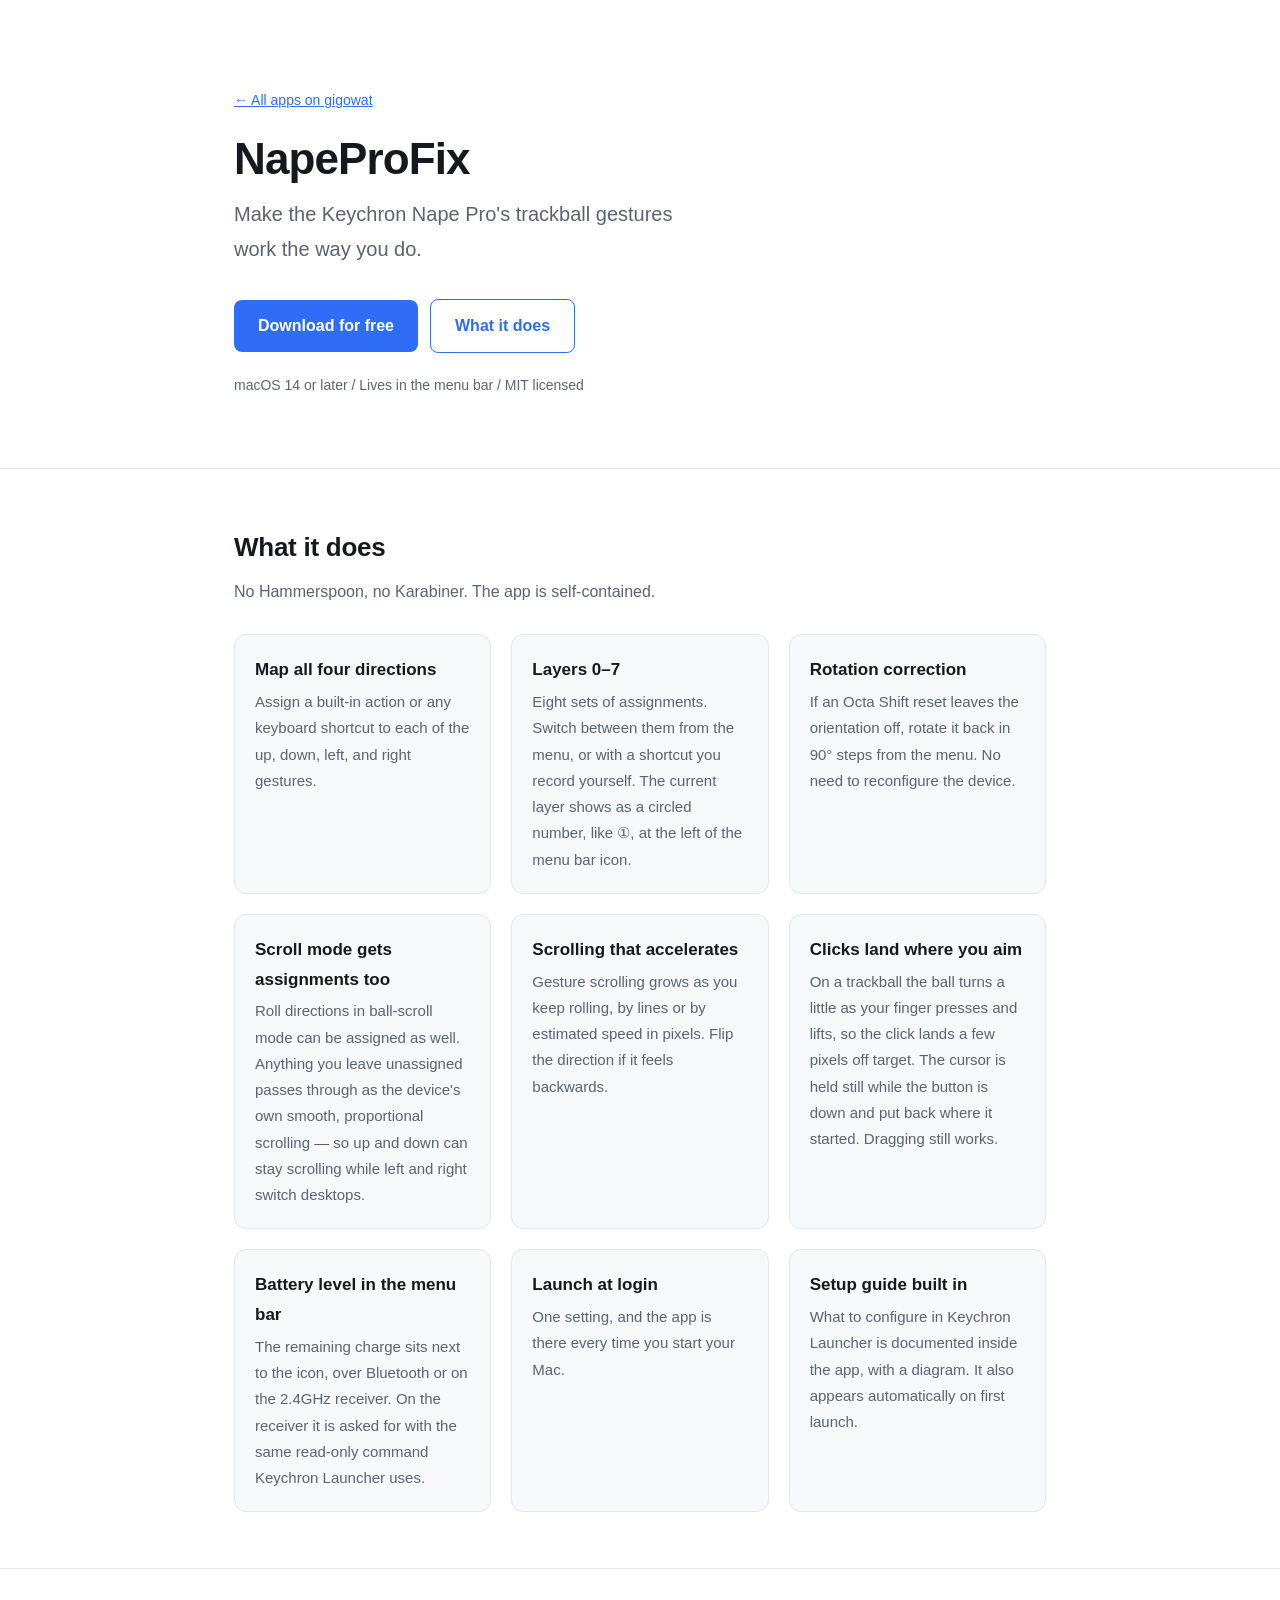
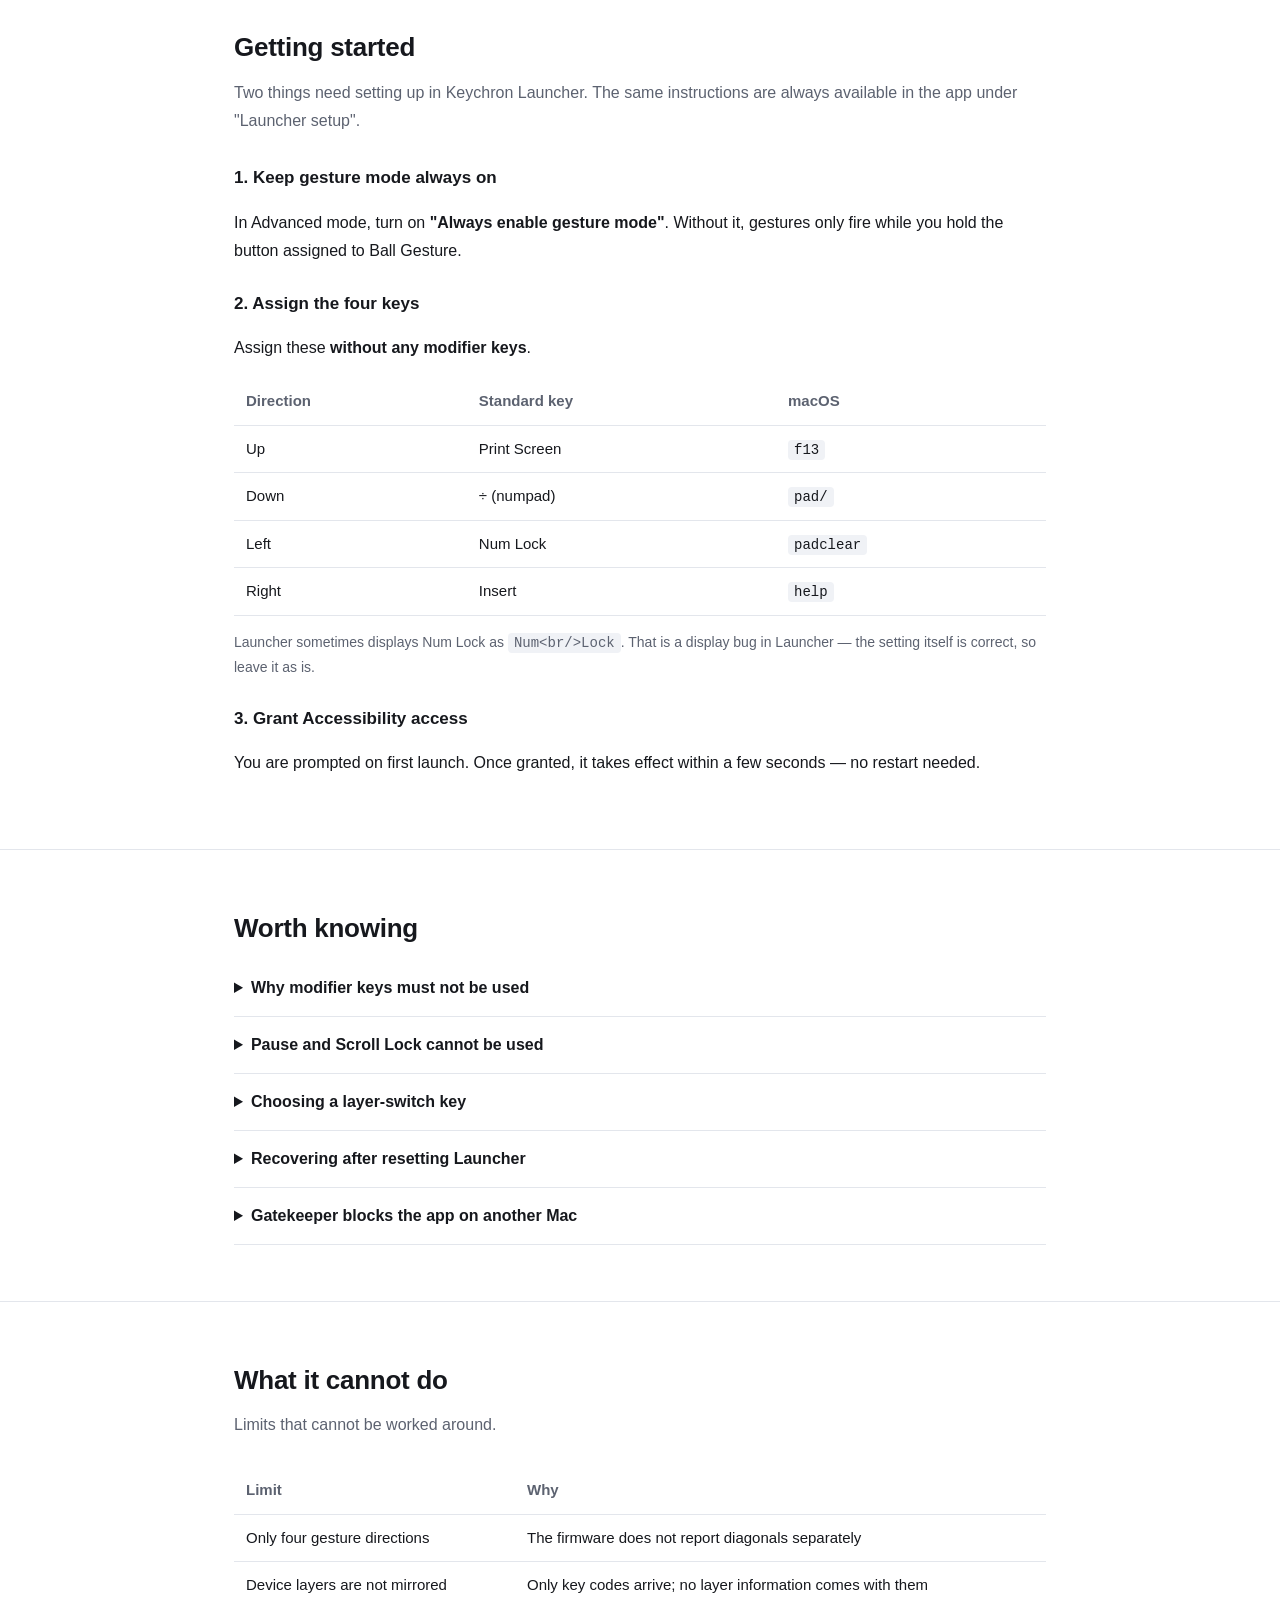
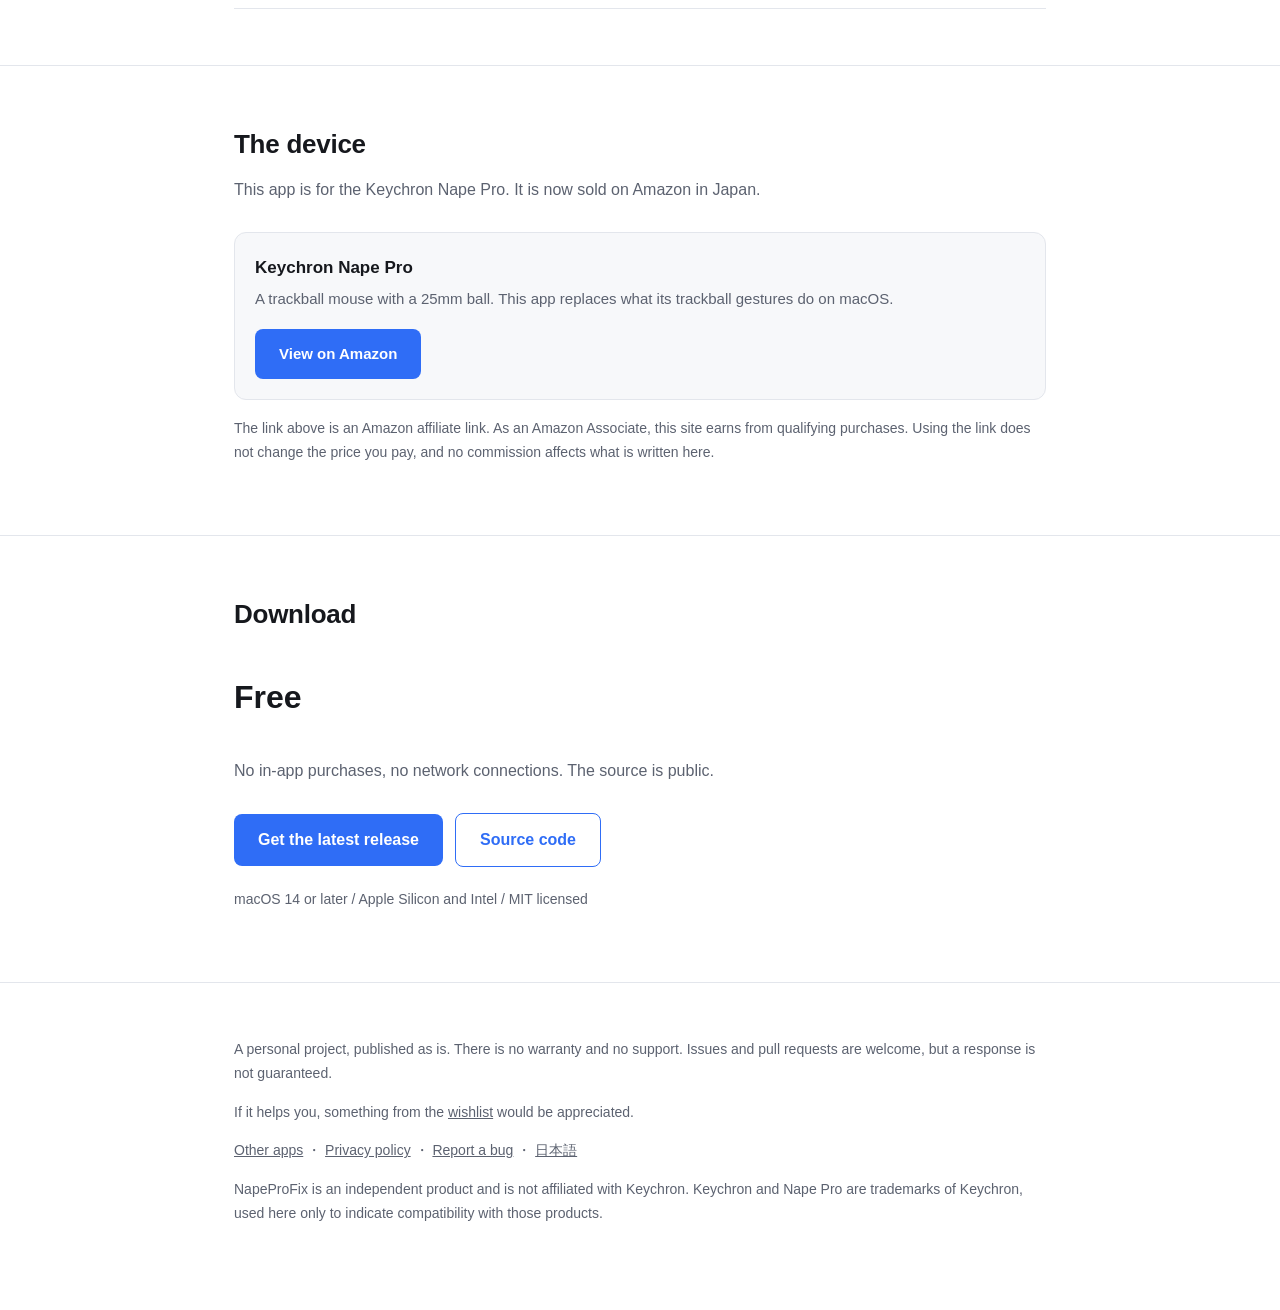
<file: docs/index.html>
<!doctype html>
<html lang="en">
<head>
<meta charset="utf-8">
<meta name="viewport" content="width=device-width, initial-scale=1">
<title>NapeProFix</title>
<link rel="alternate" hreflang="ja" href="https://napeprofix.gigowat.com/index.ja.html">
<link rel="alternate" hreflang="en" href="https://napeprofix.gigowat.com/index.en.html">
<link rel="alternate" hreflang="x-default" href="https://napeprofix.gigowat.com/index.en.html">
<link rel="canonical" href="https://napeprofix.gigowat.com/index.en.html">
<script>
  // Japanese browsers get Japanese; everyone else gets English, matching the
  // app itself. replace() keeps the router out of the back-button history.
  (function () {
    var languages = navigator.languages || [navigator.language || ""];
    var japanese = languages.some(function (tag) { return /^ja\b/i.test(tag); });
    location.replace(japanese ? "index.ja.html" : "index.en.html");
  })();
</script>
<meta http-equiv="refresh" content="0; url=index.en.html">
<link rel="stylesheet" href="style.css">
</head>
<body>
<div class="wrap doc">
  <p>Redirecting… <a href="index.en.html">English</a> / <a href="index.ja.html">日本語</a></p>
</div>
</body>
</html>
</file>
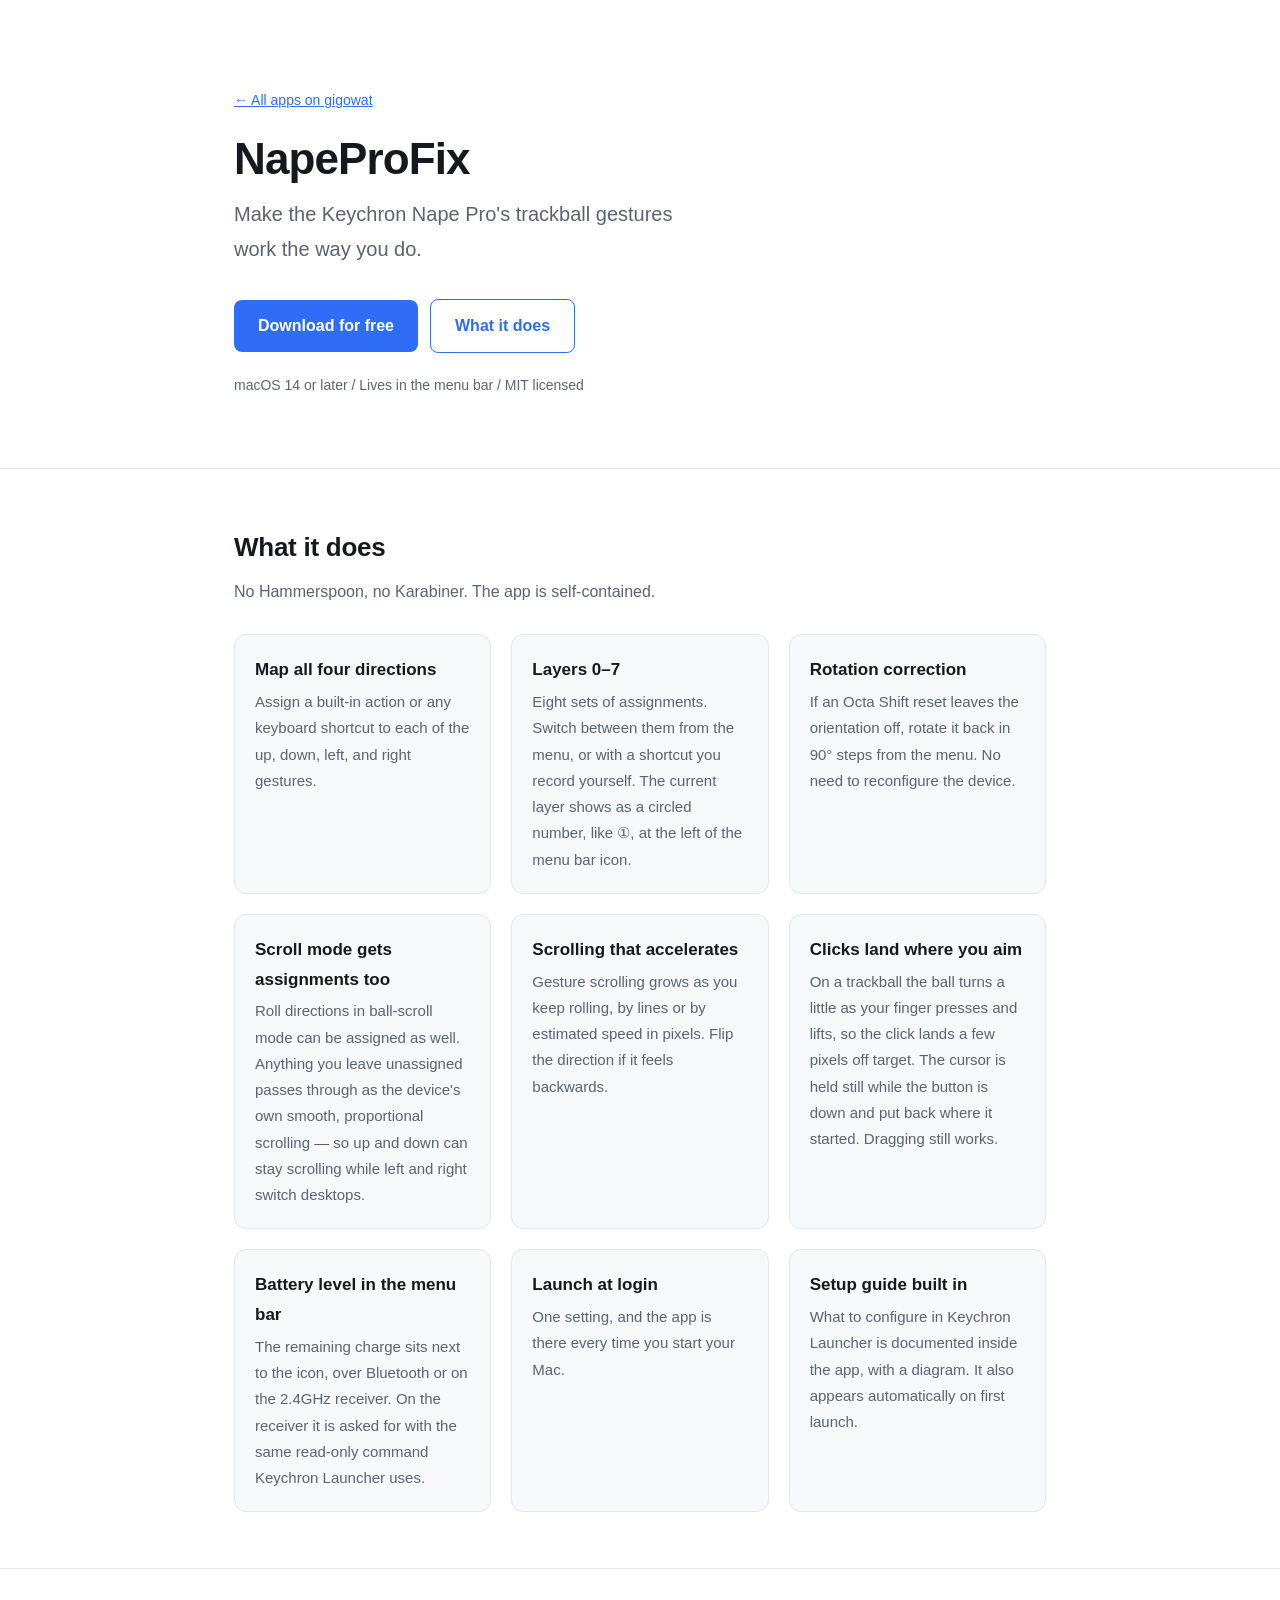
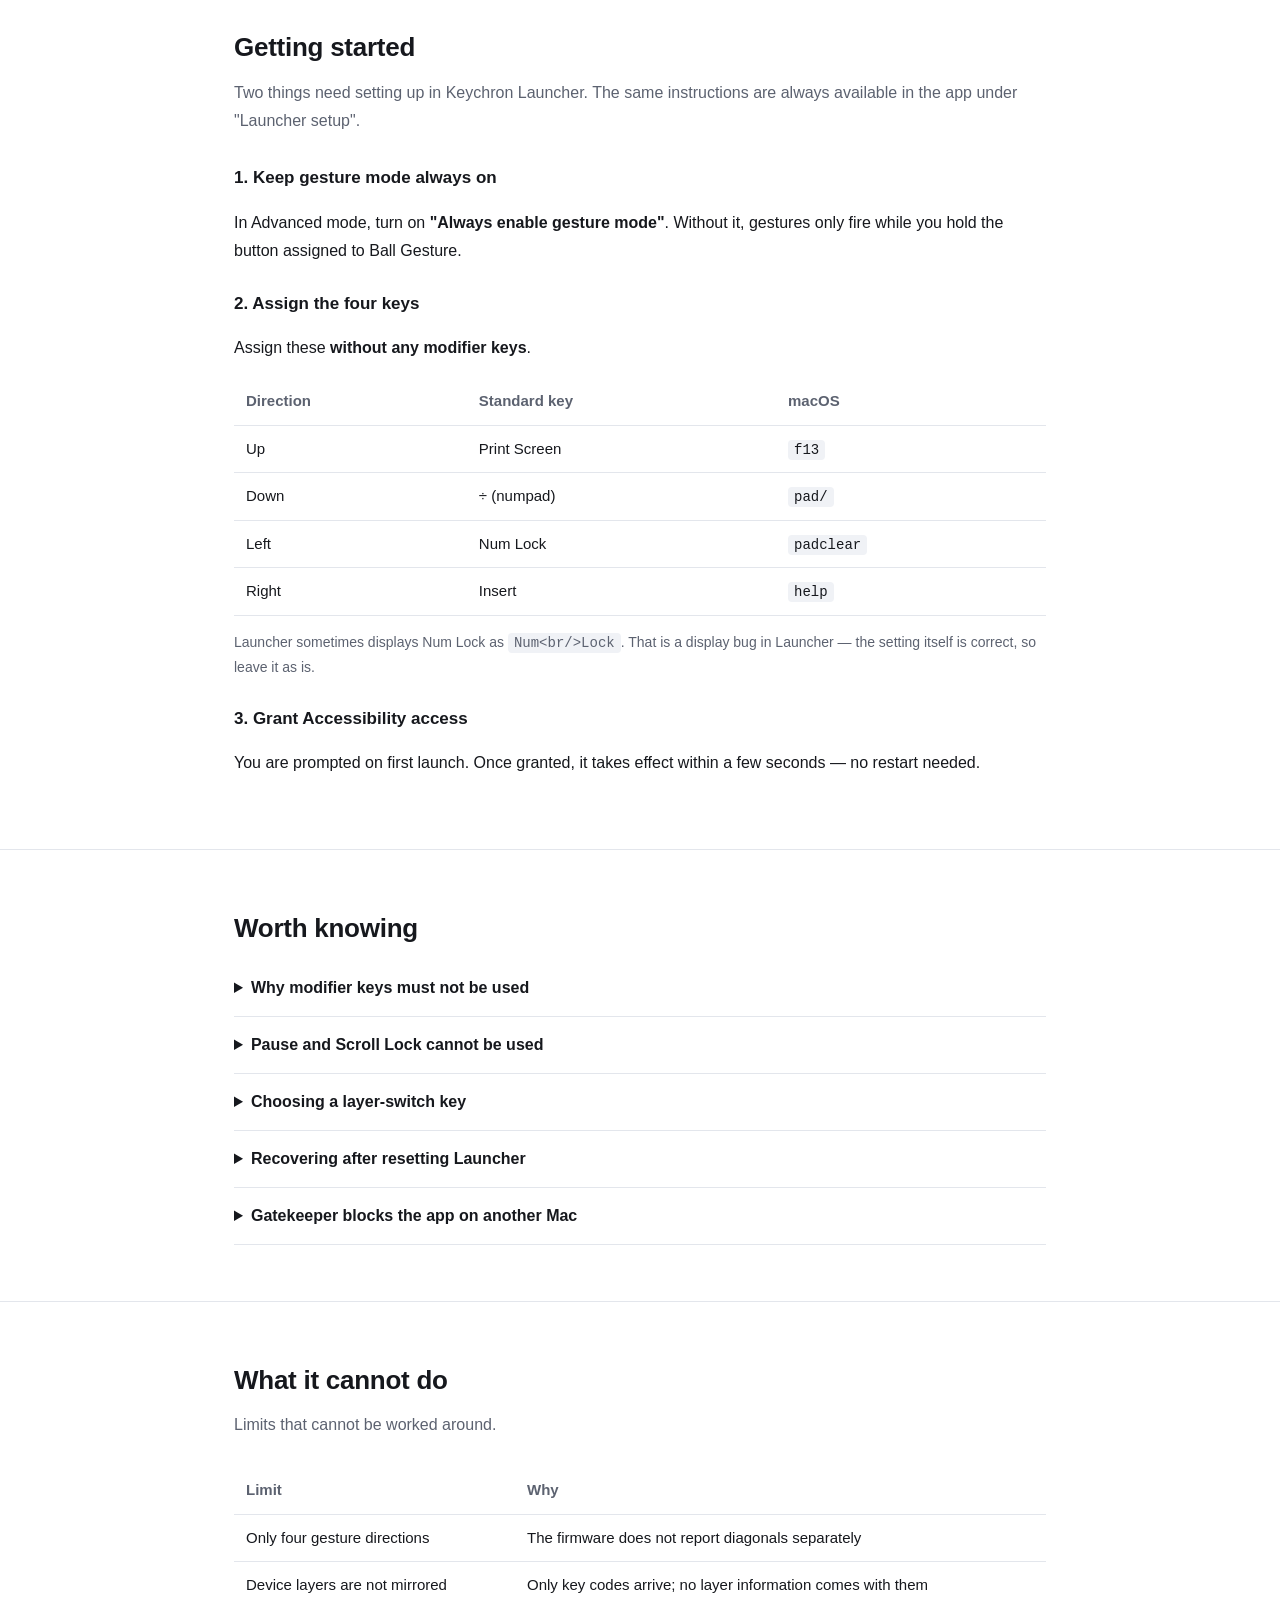
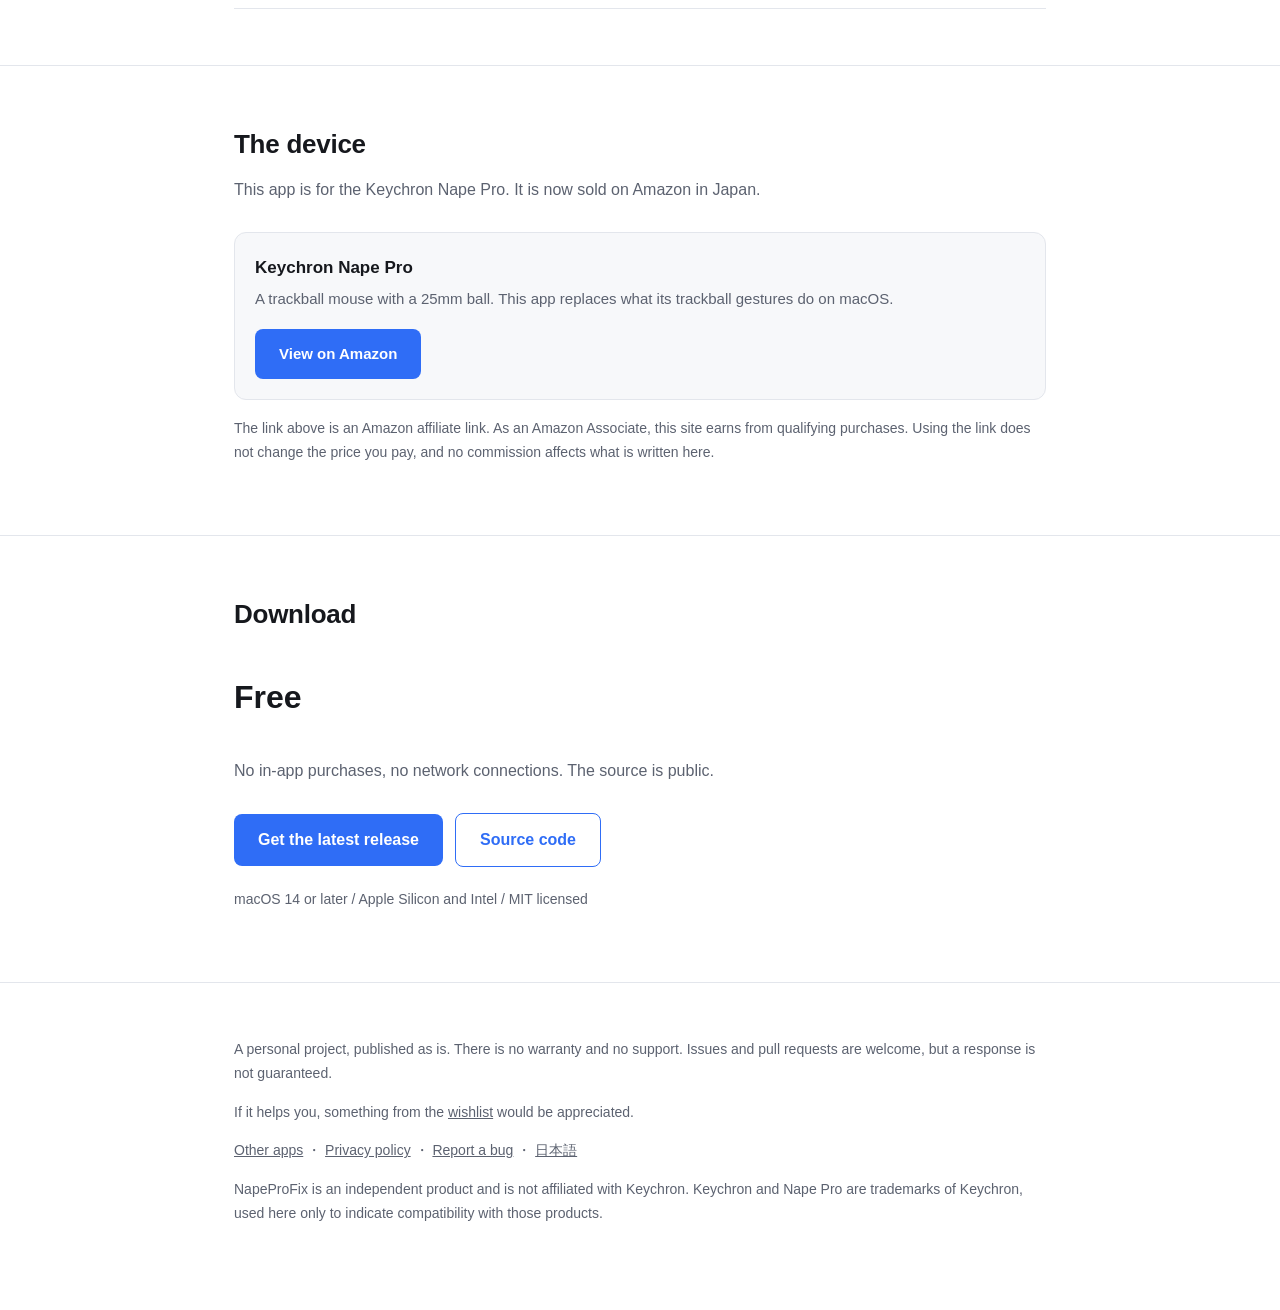
<file: docs/index.en.html>
<!doctype html>
<html lang="en">
<head>
<meta charset="utf-8">
<meta name="viewport" content="width=device-width, initial-scale=1">
<title>NapeProFix — Customize the trackball gestures on the Keychron Nape Pro</title>
<meta name="description" content="A macOS menu bar app that maps the Keychron Nape Pro's four trackball gestures to built-in actions or any keyboard shortcut. No Hammerspoon, no Karabiner. Free, and makes no network connections.">
<link rel="canonical" href="https://napeprofix.gigowat.com/index.en.html">
<link rel="alternate" hreflang="ja" href="https://napeprofix.gigowat.com/index.ja.html">
<link rel="alternate" hreflang="en" href="https://napeprofix.gigowat.com/index.en.html">
<meta property="og:type" content="website">
<meta property="og:site_name" content="NapeProFix">
<meta property="og:title" content="NapeProFix — Customize the trackball gestures on the Keychron Nape Pro">
<meta property="og:description" content="A macOS menu bar app that maps the four trackball gestures to built-in actions or any keyboard shortcut. Self-contained.">
<meta property="og:url" content="https://napeprofix.gigowat.com/index.en.html">
<meta property="og:locale" content="en_US">
<meta name="twitter:card" content="summary">
<link rel="stylesheet" href="style.css">
</head>
<body>

<header>
  <div class="wrap">
    <p class="home-link" style="margin:0 0 20px;font-size:14px"><a href="https://gigowat.com/#napeprofix">← All apps on gigowat</a></p>
    <h1>NapeProFix</h1>
    <p class="tagline">Make the Keychron Nape Pro's trackball gestures<br>work the way you do.</p>
    <div class="cta">
      <a class="button" href="https://github.com/jprabadi-ship-it/NapeProFix/releases/latest">Download for free</a>
      <a class="button secondary" href="#features">What it does</a>
    </div>
    <p class="note" style="margin-top:20px">macOS 14 or later / Lives in the menu bar / MIT licensed</p>
  </div>
</header>

<section id="features">
  <div class="wrap">
    <h2>What it does</h2>
    <p class="lede">No Hammerspoon, no Karabiner. The app is self-contained.</p>
    <div class="grid">
      <div class="card">
        <h3>Map all four directions</h3>
        <p>Assign a built-in action or any keyboard shortcut to each of the up, down, left, and right gestures.</p>
      </div>
      <div class="card">
        <h3>Layers 0–7</h3>
        <p>Eight sets of assignments. Switch between them from the menu, or with a shortcut you record yourself. The current layer shows as a circled number, like ①, at the left of the menu bar icon.</p>
      </div>
      <div class="card">
        <h3>Rotation correction</h3>
        <p>If an Octa Shift reset leaves the orientation off, rotate it back in 90° steps from the menu. No need to reconfigure the device.</p>
      </div>
      <div class="card">
        <h3>Scroll mode gets assignments too</h3>
        <p>Roll directions in ball-scroll mode can be assigned as well. Anything you leave unassigned passes through as the device's own smooth, proportional scrolling — so up and down can stay scrolling while left and right switch desktops.</p>
      </div>
      <div class="card">
        <h3>Scrolling that accelerates</h3>
        <p>Gesture scrolling grows as you keep rolling, by lines or by estimated speed in pixels. Flip the direction if it feels backwards.</p>
      </div>
      <div class="card">
        <h3>Clicks land where you aim</h3>
        <p>On a trackball the ball turns a little as your finger presses and lifts, so the click lands a few pixels off target. The cursor is held still while the button is down and put back where it started. Dragging still works.</p>
      </div>
      <div class="card">
        <h3>Battery level in the menu bar</h3>
        <p>The remaining charge sits next to the icon, over Bluetooth or on the 2.4GHz receiver. On the receiver it is asked for with the same read-only command Keychron Launcher uses.</p>
      </div>
      <div class="card">
        <h3>Launch at login</h3>
        <p>One setting, and the app is there every time you start your Mac.</p>
      </div>
      <div class="card">
        <h3>Setup guide built in</h3>
        <p>What to configure in Keychron Launcher is documented inside the app, with a diagram. It also appears automatically on first launch.</p>
      </div>
    </div>
  </div>
</section>

<section id="setup">
  <div class="wrap">
    <h2>Getting started</h2>
    <p class="lede">Two things need setting up in Keychron Launcher. The same instructions are always available in the app under "Launcher setup".</p>

    <h3 style="margin-top:24px">1. Keep gesture mode always on</h3>
    <p>In Advanced mode, turn on <strong>"Always enable gesture mode"</strong>. Without it, gestures only fire while you hold the button assigned to Ball Gesture.</p>

    <h3 style="margin-top:24px">2. Assign the four keys</h3>
    <p>Assign these <strong>without any modifier keys</strong>.</p>
    <table>
      <tr><th>Direction</th><th>Standard key</th><th>macOS</th></tr>
      <tr><td>Up</td><td>Print Screen</td><td><code>f13</code></td></tr>
      <tr><td>Down</td><td>÷ (numpad)</td><td><code>pad/</code></td></tr>
      <tr><td>Left</td><td>Num Lock</td><td><code>padclear</code></td></tr>
      <tr><td>Right</td><td>Insert</td><td><code>help</code></td></tr>
    </table>
    <p class="note">Launcher sometimes displays Num Lock as <code>Num&lt;br/&gt;Lock</code>. That is a display bug in Launcher — the setting itself is correct, so leave it as is.</p>

    <h3 style="margin-top:24px">3. Grant Accessibility access</h3>
    <p>You are prompted on first launch. Once granted, it takes effect within a few seconds — no restart needed.</p>
  </div>
</section>

<section id="notes">
  <div class="wrap">
    <h2>Worth knowing</h2>

    <details>
      <summary>Why modifier keys must not be used</summary>
      <p>When Launcher adds a modifier, that modifier is fully pressed and released on every single gesture. Roll continuously and it behaves like Option being hammered, which makes apps misfire.</p>
      <p>The app cannot work around this. <code>flagsChanged</code> arrives before the character key, so at that moment there is no way to tell a gesture from ordinary typing, and the device cannot be identified either. The four keys above do not exist on a Mac keyboard and do nothing when pressed on their own, which is what makes them safe to use unmodified.</p>
    </details>

    <details>
      <summary>Pause and Scroll Lock cannot be used</summary>
      <p>Pause has no key code on macOS and the event disappears entirely. Scroll Lock becomes F14, which the system consumes at a low level as brightness-down on older Mac keyboards, so no app can intercept it.</p>
    </details>

    <details>
      <summary>Choosing a layer-switch key</summary>
      <p>The app cannot tell which device input came from — the event tap carries no device information. A key you register behaves the same when pressed on your keyboard directly, and that key becomes unavailable to other apps.</p>
      <p>So you have to pick a key you are willing to give up system-wide. Numpad keys such as <code>×</code> collide on a Mac with a numeric keypad; <code>⌃⌥</code> plus a letter may collide with other apps' shortcuts.</p>
      <p>The "modifier pressed on every gesture" problem is specific to gestures, which fire repeatedly as you roll. A button press happens once, so modifiers are fine for layer switching.</p>
    </details>

    <details>
      <summary>Recovering after resetting Launcher</summary>
      <p>A reset clears the gesture key assignments — and also returns the Octa Shift rotation to its default. Restoring only the keys leaves the orientation off.</p>
      <p>Rotation exists on both the device and the app, so changing one alone always leaves them mismatched. After restoring the keys, choose "Reset to 0°" in the app menu, and if it is still off, "Rotate 90°".</p>
    </details>

    <details>
      <summary>Gatekeeper blocks the app on another Mac</summary>
      <p>The app is not notarized. On macOS 15 and later, right-click → Open no longer works around this. Open System Settings → Privacy &amp; Security and press "Open Anyway" near the bottom.</p>
    </details>
  </div>
</section>

<section id="limits">
  <div class="wrap">
    <h2>What it cannot do</h2>
    <p class="lede">Limits that cannot be worked around.</p>
    <table>
      <tr><th>Limit</th><th>Why</th></tr>
      <tr><td>Only four gesture directions</td><td>The firmware does not report diagonals separately</td></tr>
      <tr><td>Device layers are not mirrored</td><td>Only key codes arrive; no layer information comes with them</td></tr>
    </table>
  </div>
</section>

<section id="device">
  <div class="wrap">
    <h2>The device</h2>
    <p class="lede">This app is for the Keychron Nape Pro. It is now sold on Amazon in Japan.</p>
    <div class="card">
      <h3>Keychron Nape Pro</h3>
      <p>A trackball mouse with a 25mm ball. This app replaces what its trackball gestures do on macOS.</p>
      <p style="margin-top:16px"><a class="button" href="https://www.amazon.co.jp/dp/B0GRTXGV6C?tag=assoc2004-22">View on Amazon</a></p>
    </div>
    <p class="note" style="margin-top:16px">The link above is an Amazon affiliate link. As an Amazon Associate, this site earns from qualifying purchases. Using the link does not change the price you pay, and no commission affects what is written here.</p>
  </div>
</section>

<section id="download">
  <div class="wrap">
    <h2>Download</h2>
    <p class="price">Free</p>
    <p class="lede">No in-app purchases, no network connections. The source is public.</p>
    <div class="cta">
      <a class="button" href="https://github.com/jprabadi-ship-it/NapeProFix/releases/latest">Get the latest release</a>
      <a class="button secondary" href="https://github.com/jprabadi-ship-it/NapeProFix">Source code</a>
    </div>
    <p class="note" style="margin-top:20px">macOS 14 or later / Apple Silicon and Intel / MIT licensed</p>
  </div>
</section>

<footer>
  <div class="wrap">
    <p>
      A personal project, published as is. There is no warranty and no support.
      Issues and pull requests are welcome, but a response is not guaranteed.
    </p>
    <p>
      If it helps you, something from the <a href="https://www.amazon.co.jp/hz/wishlist/ls/WFRWJC8J65NF">wishlist</a> would be appreciated.
    </p>
    <p>
      <a href="https://gigowat.com/">Other apps</a> ・
      <a href="privacy.en.html">Privacy policy</a> ・
      <a href="https://github.com/jprabadi-ship-it/NapeProFix/issues">Report a bug</a> ・
      <a href="index.ja.html">日本語</a>
    </p>
    <p class="note">
      NapeProFix is an independent product and is not affiliated with Keychron.
      Keychron and Nape Pro are trademarks of Keychron, used here only to
      indicate compatibility with those products.
    </p>
  </div>
</footer>

</body>
</html>
</file>
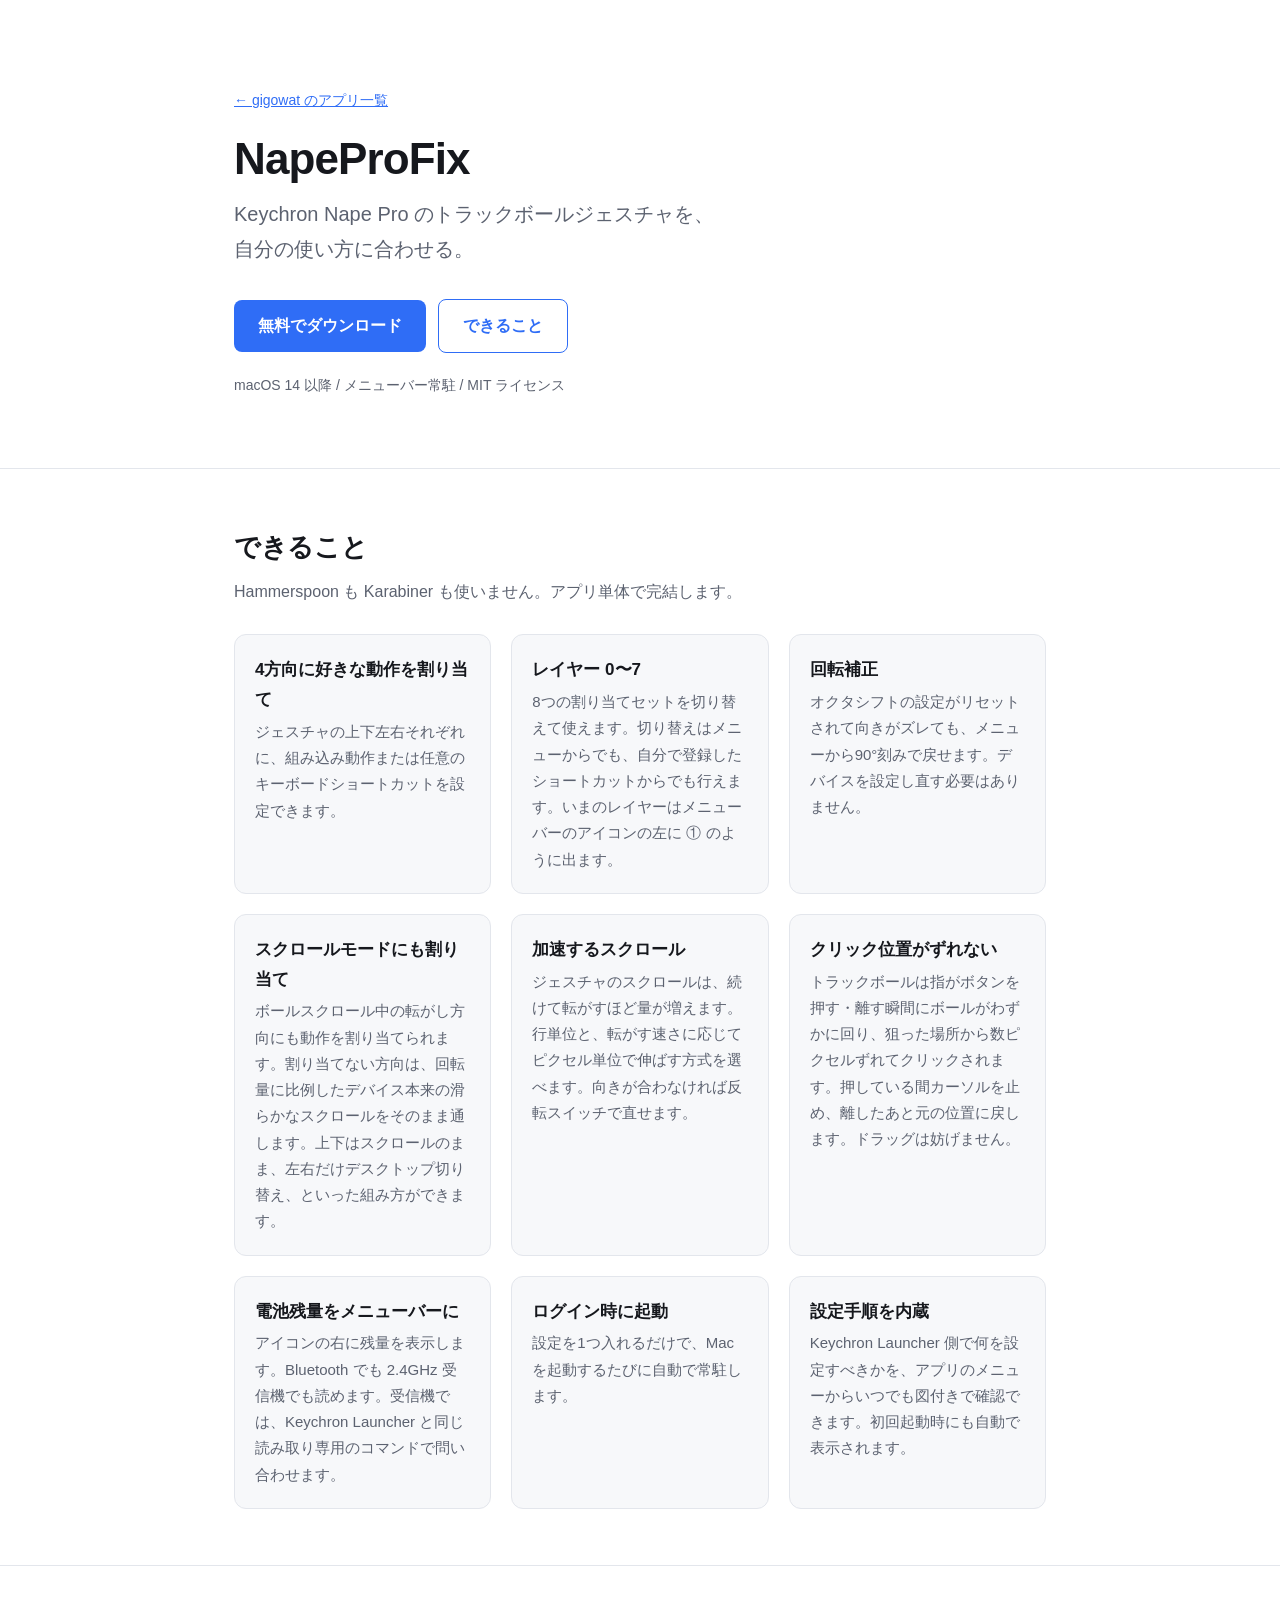
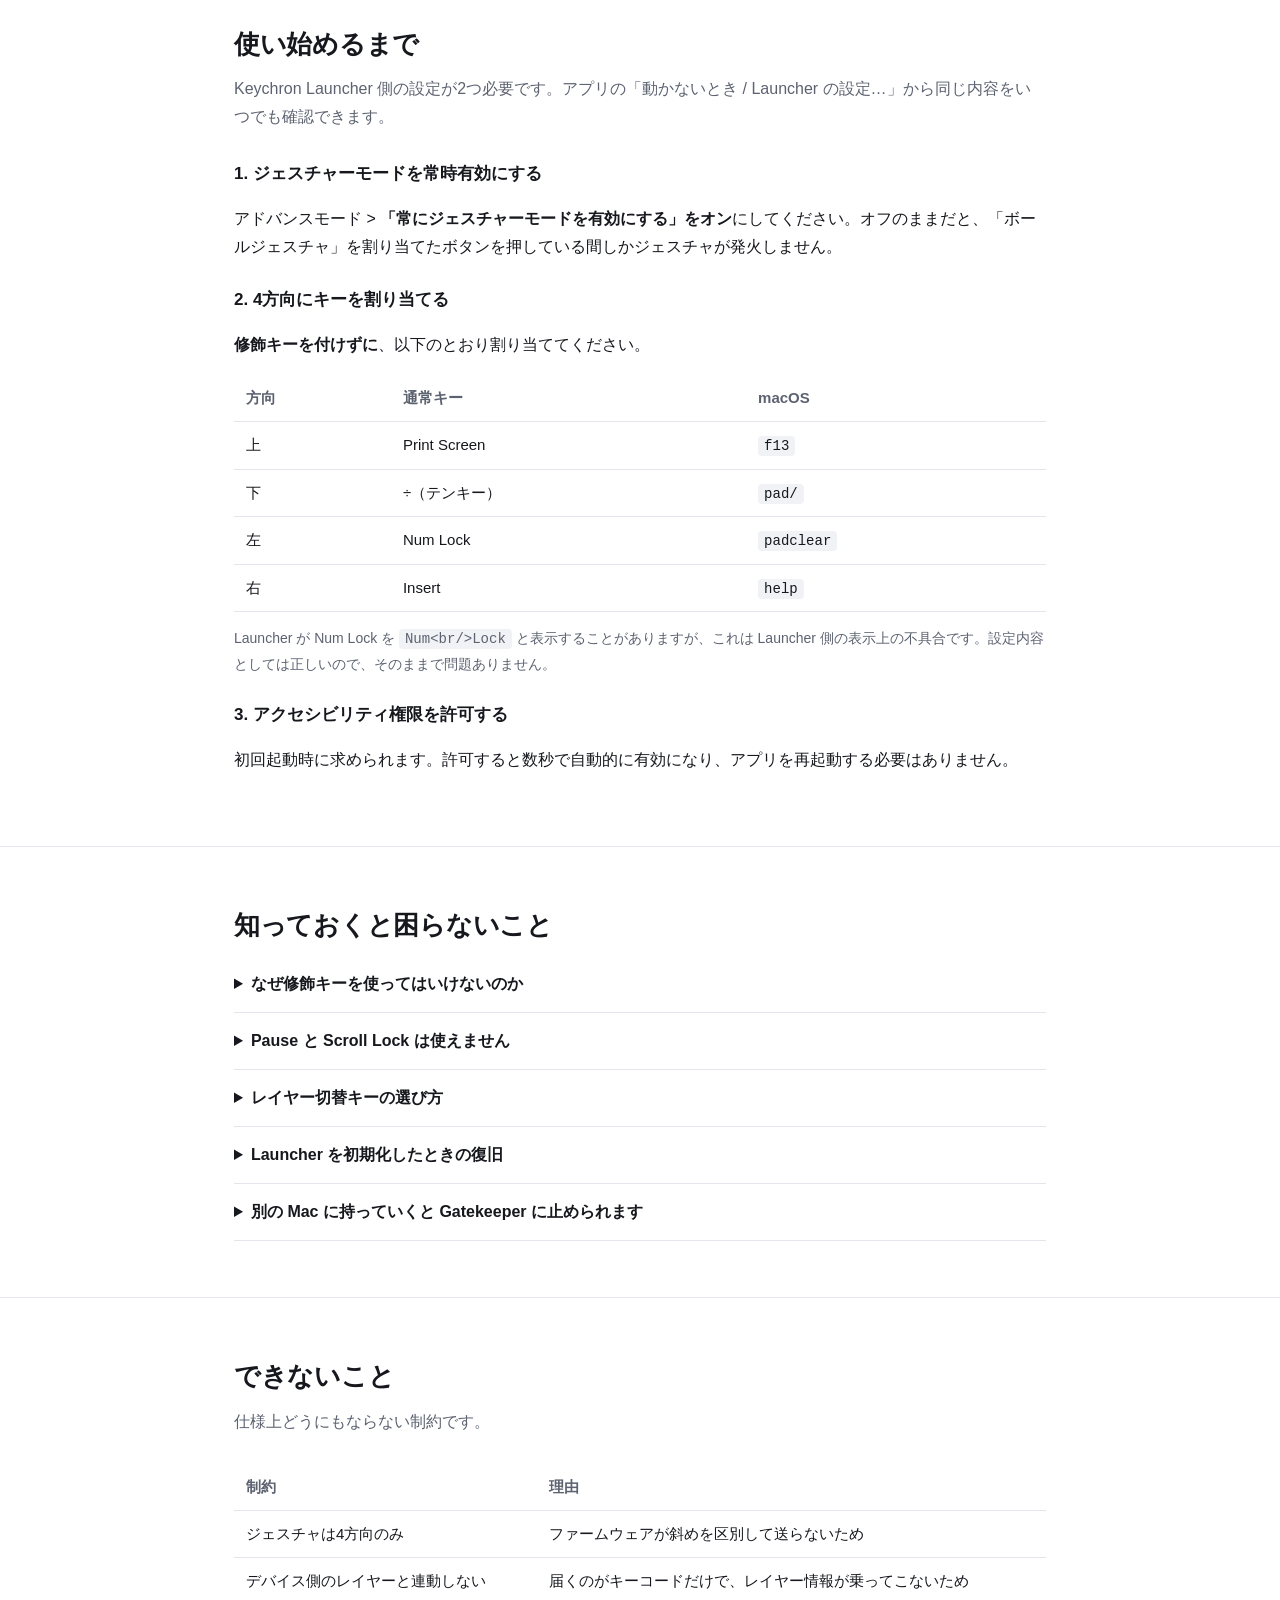
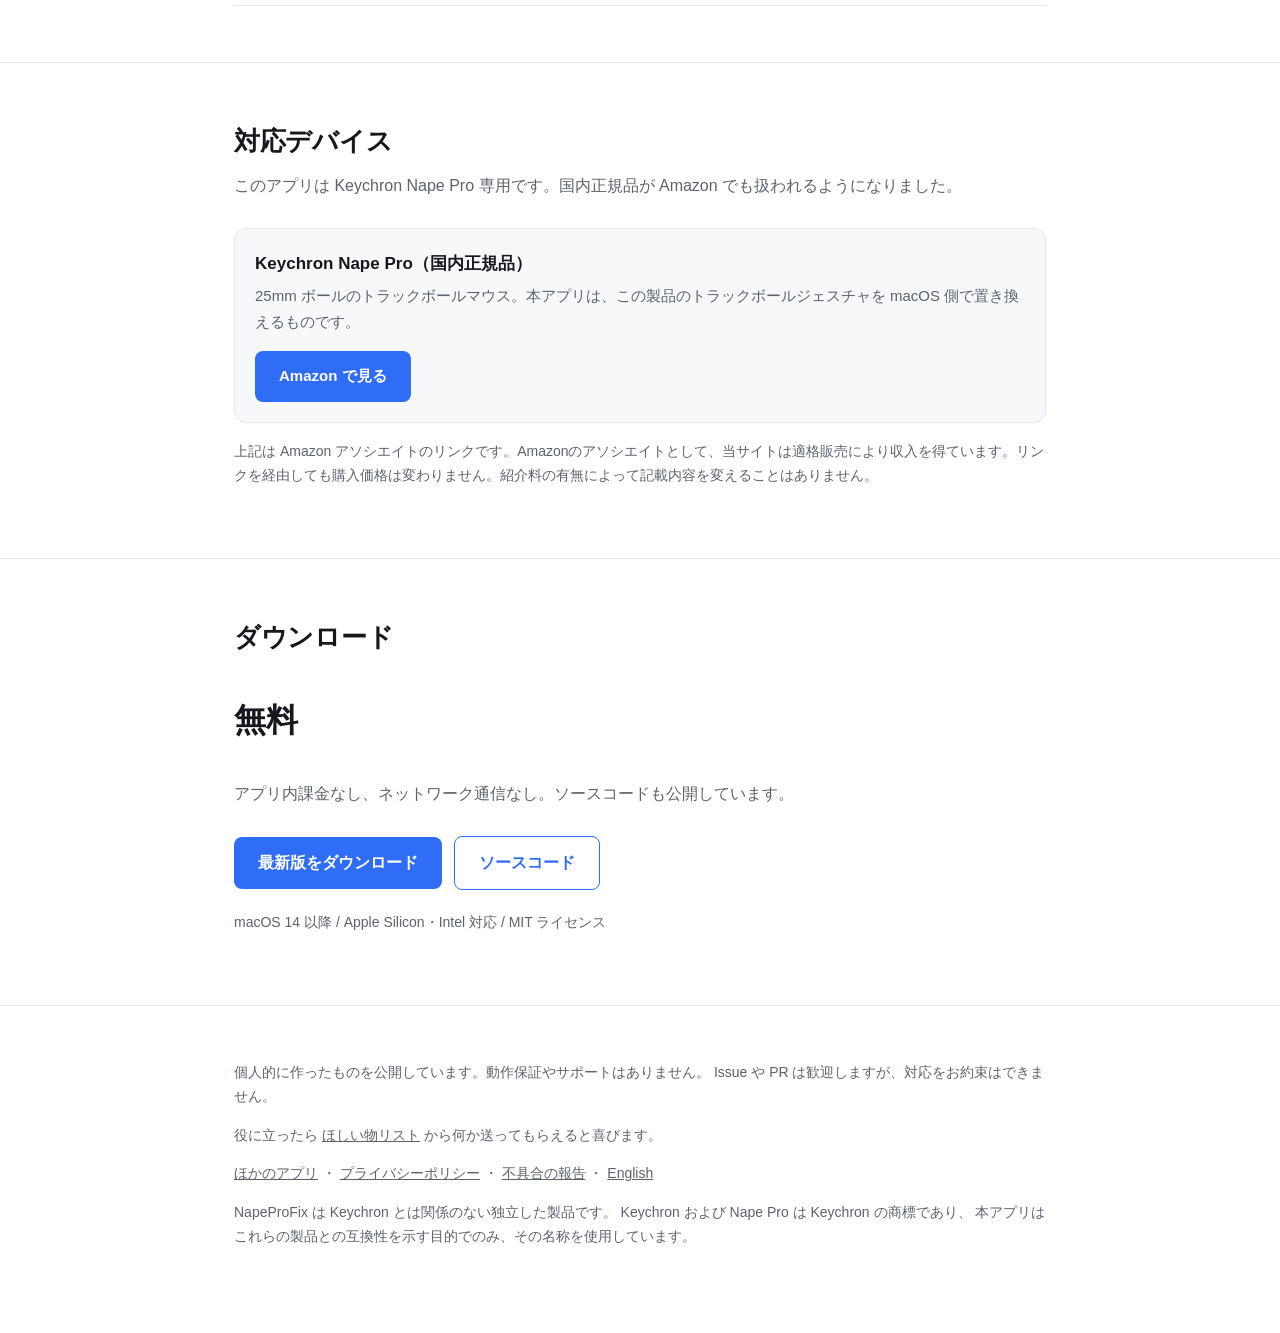
<file: docs/index.ja.html>
<!doctype html>
<html lang="ja">
<head>
<meta charset="utf-8">
<meta name="viewport" content="width=device-width, initial-scale=1">
<title>NapeProFix — Keychron Nape Pro のトラックボールジェスチャをカスタマイズ</title>
<meta name="description" content="Keychron Nape Pro のトラックボールジェスチャ4方向に、好きな動作やキーボードショートカットを割り当てる macOS メニューバーアプリ。Hammerspoon も Karabiner も不要。無料・ネットワーク通信なし。">
<link rel="canonical" href="https://napeprofix.gigowat.com/index.ja.html">
<link rel="alternate" hreflang="ja" href="https://napeprofix.gigowat.com/index.ja.html">
<link rel="alternate" hreflang="en" href="https://napeprofix.gigowat.com/index.en.html">
<meta property="og:type" content="website">
<meta property="og:site_name" content="NapeProFix">
<meta property="og:title" content="NapeProFix — Keychron Nape Pro のトラックボールジェスチャをカスタマイズ">
<meta property="og:description" content="トラックボールジェスチャ4方向に、好きな動作やキーボードショートカットを割り当てる macOS メニューバーアプリ。単体で完結します。">
<meta property="og:url" content="https://napeprofix.gigowat.com/index.ja.html">
<meta property="og:locale" content="ja_JP">
<meta name="twitter:card" content="summary">
<link rel="stylesheet" href="style.css">
</head>
<body>

<header>
  <div class="wrap">
    <p class="home-link" style="margin:0 0 20px;font-size:14px"><a href="https://gigowat.com/#napeprofix">← gigowat のアプリ一覧</a></p>
    <h1>NapeProFix</h1>
    <p class="tagline">Keychron Nape Pro のトラックボールジェスチャを、<br>自分の使い方に合わせる。</p>
    <div class="cta">
      <a class="button" href="https://github.com/jprabadi-ship-it/NapeProFix/releases/latest">無料でダウンロード</a>
      <a class="button secondary" href="#features">できること</a>
    </div>
    <p class="note" style="margin-top:20px">macOS 14 以降 / メニューバー常駐 / MIT ライセンス</p>
  </div>
</header>

<section id="features">
  <div class="wrap">
    <h2>できること</h2>
    <p class="lede">Hammerspoon も Karabiner も使いません。アプリ単体で完結します。</p>
    <div class="grid">
      <div class="card">
        <h3>4方向に好きな動作を割り当て</h3>
        <p>ジェスチャの上下左右それぞれに、組み込み動作または任意のキーボードショートカットを設定できます。</p>
      </div>
      <div class="card">
        <h3>レイヤー 0〜7</h3>
        <p>8つの割り当てセットを切り替えて使えます。切り替えはメニューからでも、自分で登録したショートカットからでも行えます。いまのレイヤーはメニューバーのアイコンの左に ① のように出ます。</p>
      </div>
      <div class="card">
        <h3>回転補正</h3>
        <p>オクタシフトの設定がリセットされて向きがズレても、メニューから90°刻みで戻せます。デバイスを設定し直す必要はありません。</p>
      </div>
      <div class="card">
        <h3>スクロールモードにも割り当て</h3>
        <p>ボールスクロール中の転がし方向にも動作を割り当てられます。割り当てない方向は、回転量に比例したデバイス本来の滑らかなスクロールをそのまま通します。上下はスクロールのまま、左右だけデスクトップ切り替え、といった組み方ができます。</p>
      </div>
      <div class="card">
        <h3>加速するスクロール</h3>
        <p>ジェスチャのスクロールは、続けて転がすほど量が増えます。行単位と、転がす速さに応じてピクセル単位で伸ばす方式を選べます。向きが合わなければ反転スイッチで直せます。</p>
      </div>
      <div class="card">
        <h3>クリック位置がずれない</h3>
        <p>トラックボールは指がボタンを押す・離す瞬間にボールがわずかに回り、狙った場所から数ピクセルずれてクリックされます。押している間カーソルを止め、離したあと元の位置に戻します。ドラッグは妨げません。</p>
      </div>
      <div class="card">
        <h3>電池残量をメニューバーに</h3>
        <p>アイコンの右に残量を表示します。Bluetooth でも 2.4GHz 受信機でも読めます。受信機では、Keychron Launcher と同じ読み取り専用のコマンドで問い合わせます。</p>
      </div>
      <div class="card">
        <h3>ログイン時に起動</h3>
        <p>設定を1つ入れるだけで、Mac を起動するたびに自動で常駐します。</p>
      </div>
      <div class="card">
        <h3>設定手順を内蔵</h3>
        <p>Keychron Launcher 側で何を設定すべきかを、アプリのメニューからいつでも図付きで確認できます。初回起動時にも自動で表示されます。</p>
      </div>
    </div>
  </div>
</section>

<section id="setup">
  <div class="wrap">
    <h2>使い始めるまで</h2>
    <p class="lede">Keychron Launcher 側の設定が2つ必要です。アプリの「動かないとき / Launcher の設定…」から同じ内容をいつでも確認できます。</p>

    <h3 style="margin-top:24px">1. ジェスチャーモードを常時有効にする</h3>
    <p>アドバンスモード &gt; <strong>「常にジェスチャーモードを有効にする」をオン</strong>にしてください。オフのままだと、「ボールジェスチャ」を割り当てたボタンを押している間しかジェスチャが発火しません。</p>

    <h3 style="margin-top:24px">2. 4方向にキーを割り当てる</h3>
    <p><strong>修飾キーを付けずに</strong>、以下のとおり割り当ててください。</p>
    <table>
      <tr><th>方向</th><th>通常キー</th><th>macOS</th></tr>
      <tr><td>上</td><td>Print Screen</td><td><code>f13</code></td></tr>
      <tr><td>下</td><td>÷（テンキー）</td><td><code>pad/</code></td></tr>
      <tr><td>左</td><td>Num Lock</td><td><code>padclear</code></td></tr>
      <tr><td>右</td><td>Insert</td><td><code>help</code></td></tr>
    </table>
    <p class="note">Launcher が Num Lock を <code>Num&lt;br/&gt;Lock</code> と表示することがありますが、これは Launcher 側の表示上の不具合です。設定内容としては正しいので、そのままで問題ありません。</p>

    <h3 style="margin-top:24px">3. アクセシビリティ権限を許可する</h3>
    <p>初回起動時に求められます。許可すると数秒で自動的に有効になり、アプリを再起動する必要はありません。</p>
  </div>
</section>

<section id="notes">
  <div class="wrap">
    <h2>知っておくと困らないこと</h2>

    <details>
      <summary>なぜ修飾キーを使ってはいけないのか</summary>
      <p>Launcher で修飾キーを付けると、ジェスチャ1回ごとにその修飾キーが完全に押されて離されます。連続で転がすと Option 連打のような状態になり、アプリ側が誤反応します。</p>
      <p>これはアプリ側では対処できません。<code>flagsChanged</code> は文字キーより先に届くため、届いた時点ではジェスチャの一部か通常のキー入力かを判別できず、デバイスの識別も不可能です。上記の4キーは Mac のキーボードに存在せず、素で押しても何も起きないため、修飾キーなしで安全に使えます。</p>
    </details>

    <details>
      <summary>Pause と Scroll Lock は使えません</summary>
      <p>Pause は macOS でキーコードを持たず、イベントごと消えます。Scroll Lock は F14 になり、旧 Mac キーボードの輝度ダウンとしてシステムが低レイヤーで消費するため、どのアプリも横取りできません。</p>
    </details>

    <details>
      <summary>レイヤー切替キーの選び方</summary>
      <p>このアプリは入力元のデバイスを区別できません。イベントタップにデバイス情報が乗らないためです。登録したキーはキーボードから直接押しても同じ動作になり、そのキーは他のアプリからは使えなくなります。</p>
      <p>つまり「システム全体で犠牲にしていいキー」を選ぶ必要があります。テンキー系（<code>×</code> など）はテンキー付きの Mac で衝突し、<code>⌃⌥</code> + 英字は他アプリのショートカットと衝突しうる、という選択になります。</p>
      <p>なお「修飾キーを付けるとジェスチャ1回ごとに押されて離される」問題は、転がすたびに連続発火するジェスチャ固有のものです。ボタンの押下は1回きりなので、レイヤー切替には修飾キー付きの組み合わせを使って構いません。</p>
    </details>

    <details>
      <summary>Launcher を初期化したときの復旧</summary>
      <p>初期化するとジェスチャのキー割り当てが消えますが、オクタシフトの回転設定も既定値に戻ります。キーだけ入れ直すと向きがズレたままになります。</p>
      <p>回転はデバイス側とアプリ側の両方にあるため、片方だけ変えると必ずズレます。キーを入れ直したあと、アプリのメニューで「0°に戻す」、それでもズレていれば「90°回す」で合わせてください。</p>
    </details>

    <details>
      <summary>別の Mac に持っていくと Gatekeeper に止められます</summary>
      <p>公証していないためです。macOS 15 以降は右クリック →「開く」では回避できません。システム設定 → プライバシーとセキュリティ を開き、下部に出る「このまま開く」を押してください。</p>
    </details>
  </div>
</section>

<section id="limits">
  <div class="wrap">
    <h2>できないこと</h2>
    <p class="lede">仕様上どうにもならない制約です。</p>
    <table>
      <tr><th>制約</th><th>理由</th></tr>
      <tr><td>ジェスチャは4方向のみ</td><td>ファームウェアが斜めを区別して送らないため</td></tr>
      <tr><td>デバイス側のレイヤーと連動しない</td><td>届くのがキーコードだけで、レイヤー情報が乗ってこないため</td></tr>
    </table>
  </div>
</section>

<section id="device">
  <div class="wrap">
    <h2>対応デバイス</h2>
    <p class="lede">このアプリは Keychron Nape Pro 専用です。国内正規品が Amazon でも扱われるようになりました。</p>
    <div class="card">
      <h3>Keychron Nape Pro（国内正規品）</h3>
      <p>25mm ボールのトラックボールマウス。本アプリは、この製品のトラックボールジェスチャを macOS 側で置き換えるものです。</p>
      <p style="margin-top:16px"><a class="button" href="https://www.amazon.co.jp/dp/B0GRTXGV6C?tag=assoc2004-22">Amazon で見る</a></p>
    </div>
    <p class="note" style="margin-top:16px">上記は Amazon アソシエイトのリンクです。Amazonのアソシエイトとして、当サイトは適格販売により収入を得ています。リンクを経由しても購入価格は変わりません。紹介料の有無によって記載内容を変えることはありません。</p>
  </div>
</section>

<section id="download">
  <div class="wrap">
    <h2>ダウンロード</h2>
    <p class="price">無料</p>
    <p class="lede">アプリ内課金なし、ネットワーク通信なし。ソースコードも公開しています。</p>
    <div class="cta">
      <a class="button" href="https://github.com/jprabadi-ship-it/NapeProFix/releases/latest">最新版をダウンロード</a>
      <a class="button secondary" href="https://github.com/jprabadi-ship-it/NapeProFix">ソースコード</a>
    </div>
    <p class="note" style="margin-top:20px">macOS 14 以降 / Apple Silicon・Intel 対応 / MIT ライセンス</p>
  </div>
</section>

<footer>
  <div class="wrap">
    <p>
      個人的に作ったものを公開しています。動作保証やサポートはありません。
      Issue や PR は歓迎しますが、対応をお約束はできません。
    </p>
    <p>
      役に立ったら <a href="https://www.amazon.co.jp/hz/wishlist/ls/WFRWJC8J65NF">ほしい物リスト</a> から何か送ってもらえると喜びます。
    </p>
    <p>
      <a href="https://gigowat.com/">ほかのアプリ</a> ・
      <a href="privacy.ja.html">プライバシーポリシー</a> ・
      <a href="https://github.com/jprabadi-ship-it/NapeProFix/issues">不具合の報告</a> ・
      <a href="index.en.html">English</a>
    </p>
    <p class="note">
      NapeProFix は Keychron とは関係のない独立した製品です。
      Keychron および Nape Pro は Keychron の商標であり、
      本アプリはこれらの製品との互換性を示す目的でのみ、その名称を使用しています。
    </p>
  </div>
</footer>

</body>
</html>
</file>
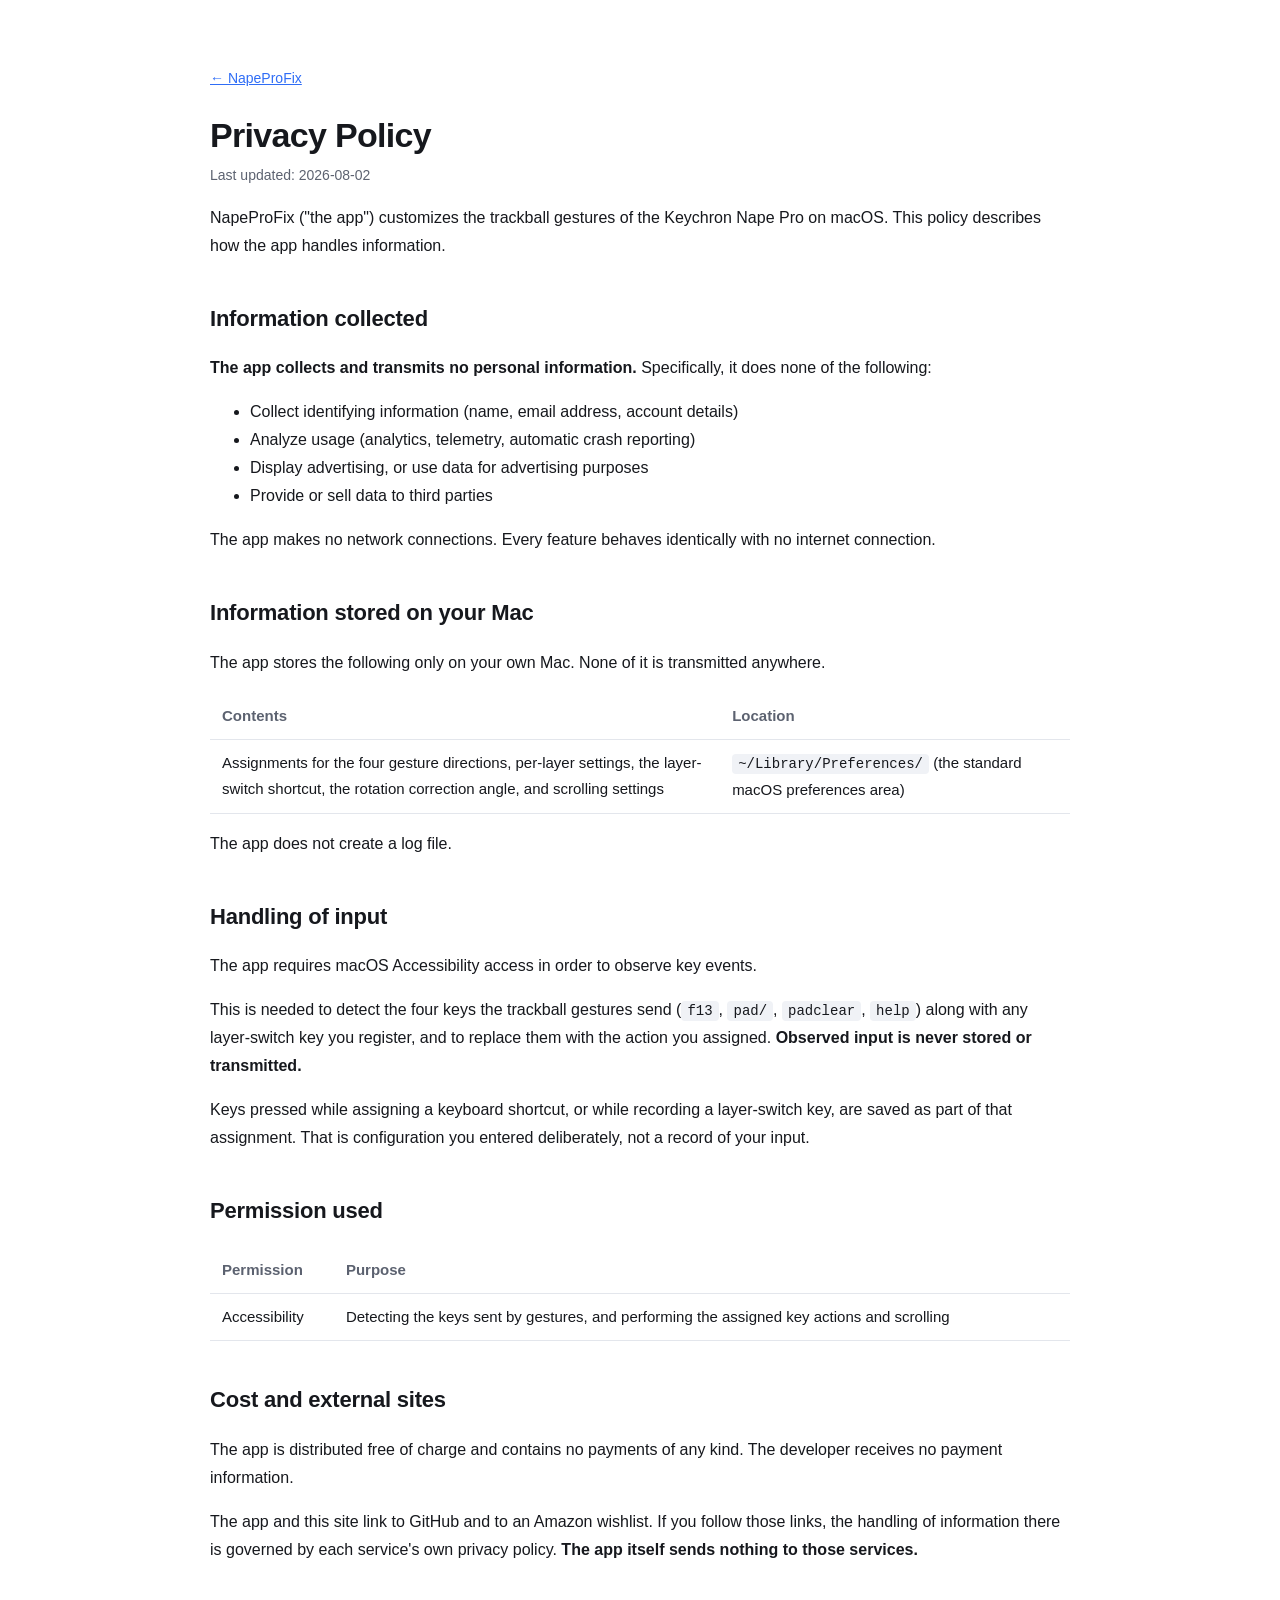
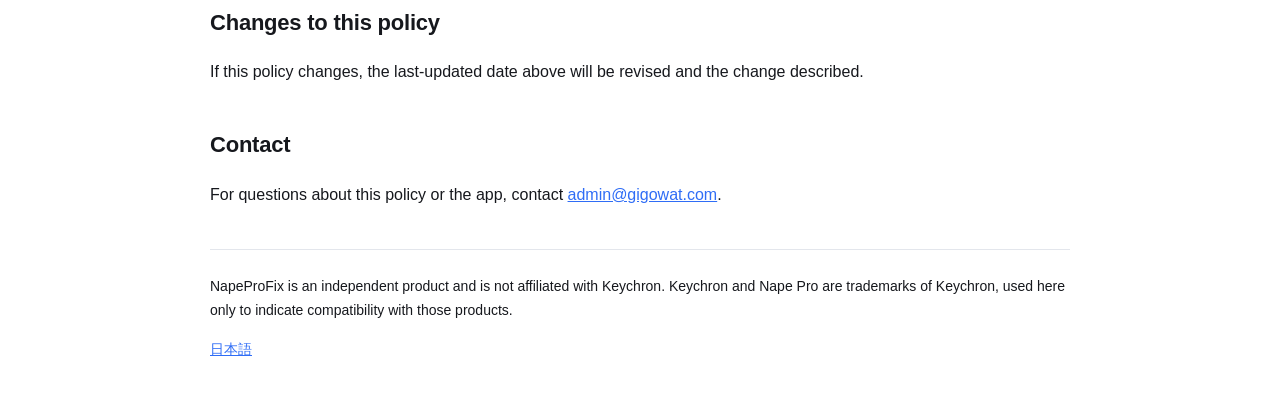
<file: docs/privacy.en.html>
<!doctype html>
<html lang="en">
<head>
<meta charset="utf-8">
<meta name="viewport" content="width=device-width, initial-scale=1">
<title>Privacy Policy — NapeProFix</title>
<meta name="description" content="NapeProFix collects no personal information and makes no network connections. What is stored on your Mac, and what the required permission is used for.">
<link rel="canonical" href="https://napeprofix.gigowat.com/privacy.en.html">
<link rel="alternate" hreflang="ja" href="https://napeprofix.gigowat.com/privacy.html">
<link rel="alternate" hreflang="en" href="https://napeprofix.gigowat.com/privacy.en.html">
<meta name="robots" content="index, follow">
<link rel="stylesheet" href="style.css">
</head>
<body>

<div class="wrap doc">
  <a class="back" href="index.en.html">← NapeProFix</a>
  <h1>Privacy Policy</h1>
  <p class="updated">Last updated: 2026-08-02</p>

  <p>NapeProFix ("the app") customizes the trackball gestures of the Keychron Nape Pro on macOS. This policy describes how the app handles information.</p>

  <h2>Information collected</h2>
  <p><strong>The app collects and transmits no personal information.</strong> Specifically, it does none of the following:</p>
  <ul>
    <li>Collect identifying information (name, email address, account details)</li>
    <li>Analyze usage (analytics, telemetry, automatic crash reporting)</li>
    <li>Display advertising, or use data for advertising purposes</li>
    <li>Provide or sell data to third parties</li>
  </ul>
  <p>The app makes no network connections. Every feature behaves identically with no internet connection.</p>

  <h2>Information stored on your Mac</h2>
  <p>The app stores the following only on your own Mac. None of it is transmitted anywhere.</p>
  <table>
    <tr><th>Contents</th><th>Location</th></tr>
    <tr>
      <td>Assignments for the four gesture directions, per-layer settings, the layer-switch shortcut, the rotation correction angle, and scrolling settings</td>
      <td><code>~/Library/Preferences/</code> (the standard macOS preferences area)</td>
    </tr>
  </table>
  <p>The app does not create a log file.</p>

  <h2>Handling of input</h2>
  <p>The app requires macOS Accessibility access in order to observe key events.</p>
  <p>This is needed to detect the four keys the trackball gestures send (<code>f13</code>, <code>pad/</code>, <code>padclear</code>, <code>help</code>) along with any layer-switch key you register, and to replace them with the action you assigned. <strong>Observed input is never stored or transmitted.</strong></p>
  <p>Keys pressed while assigning a keyboard shortcut, or while recording a layer-switch key, are saved as part of that assignment. That is configuration you entered deliberately, not a record of your input.</p>

  <h2>Permission used</h2>
  <table>
    <tr><th>Permission</th><th>Purpose</th></tr>
    <tr><td>Accessibility</td><td>Detecting the keys sent by gestures, and performing the assigned key actions and scrolling</td></tr>
  </table>

  <h2>Cost and external sites</h2>
  <p>The app is distributed free of charge and contains no payments of any kind. The developer receives no payment information.</p>
  <p>The app and this site link to GitHub and to an Amazon wishlist. If you follow those links, the handling of information there is governed by each service's own privacy policy. <strong>The app itself sends nothing to those services.</strong></p>

  <h2>Changes to this policy</h2>
  <p>If this policy changes, the last-updated date above will be revised and the change described.</p>

  <h2>Contact</h2>
  <p>For questions about this policy or the app, contact <a href="mailto:admin@gigowat.com">admin@gigowat.com</a>.</p>

  <hr>
  <p class="note">
    NapeProFix is an independent product and is not affiliated with Keychron.
    Keychron and Nape Pro are trademarks of Keychron, used here only to
    indicate compatibility with those products.
  </p>
  <p class="note"><a href="privacy.ja.html">日本語</a></p>
</div>

</body>
</html>
</file>
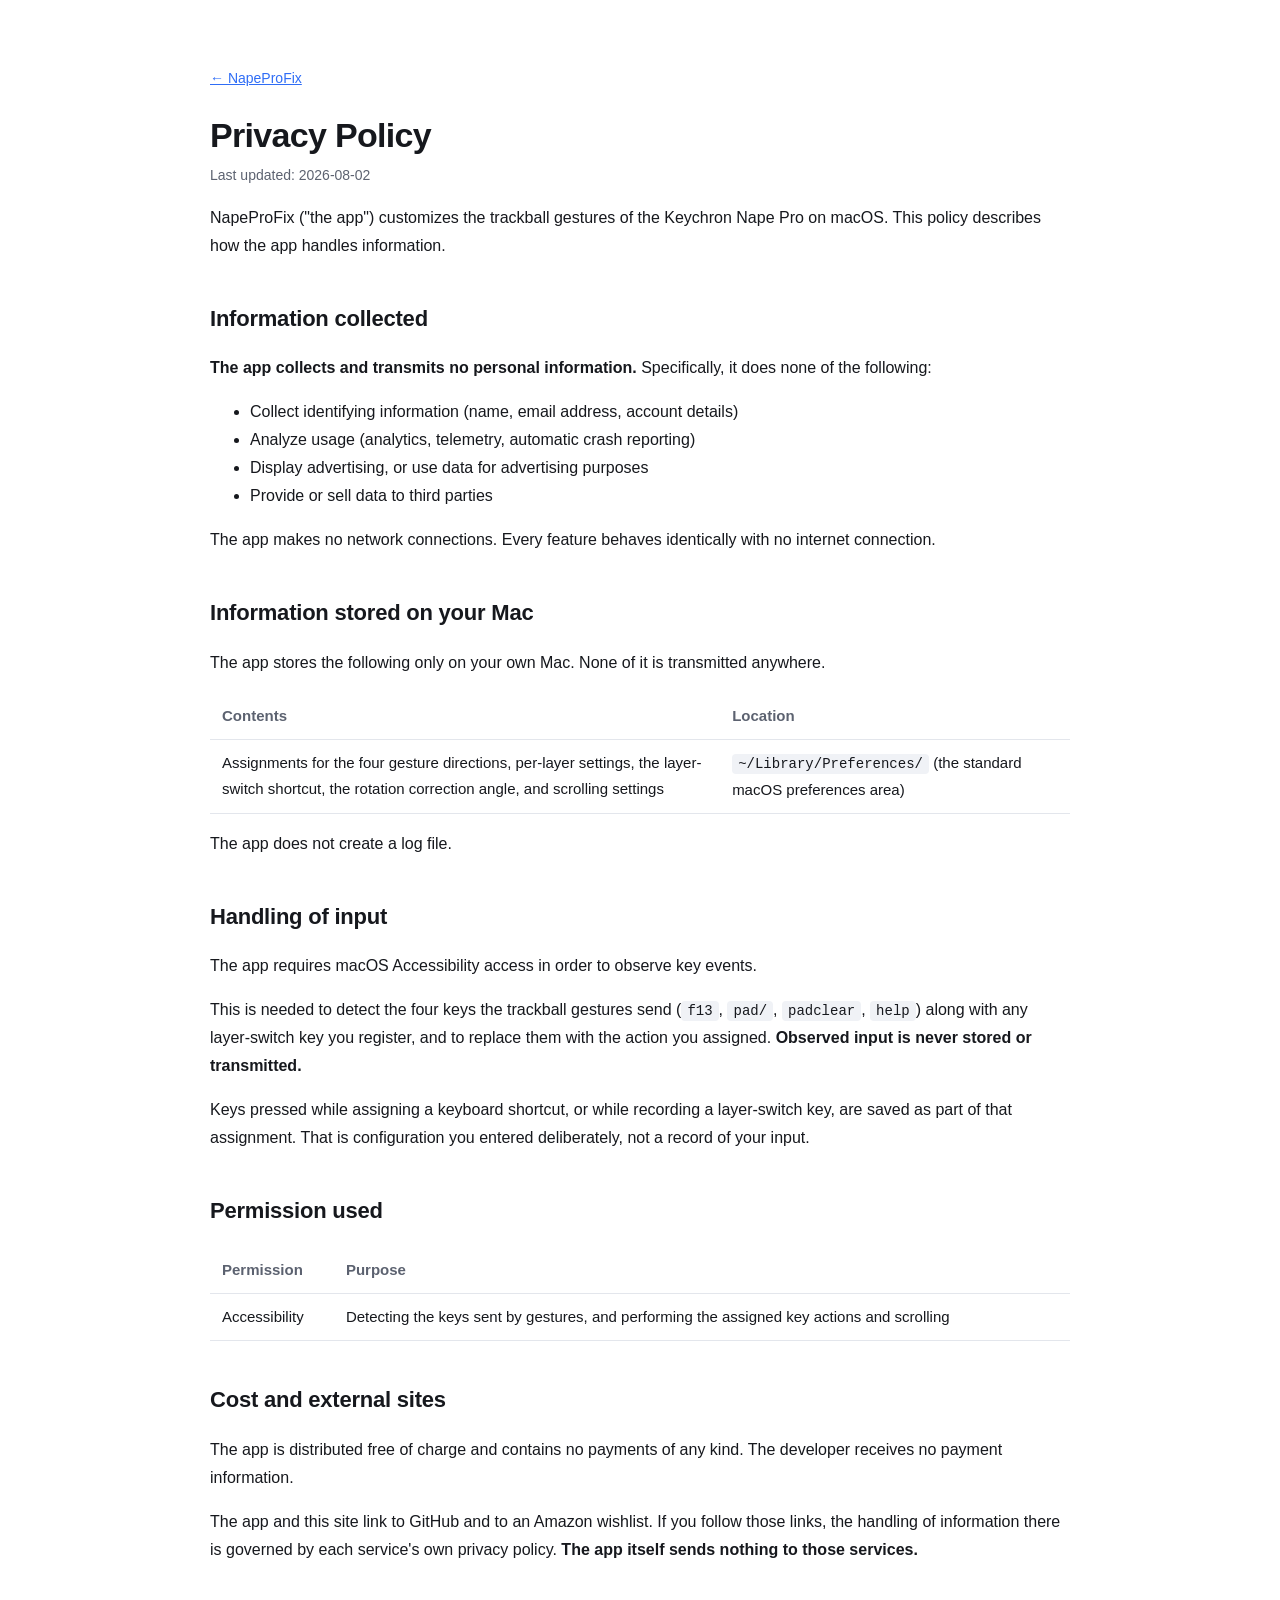
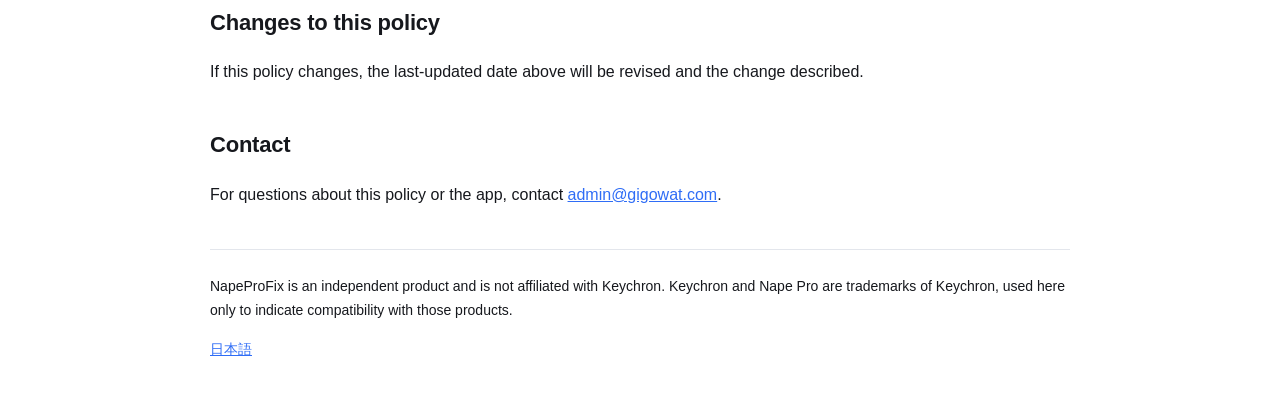
<file: docs/privacy.html>
<!doctype html>
<html lang="en">
<head>
<meta charset="utf-8">
<meta name="viewport" content="width=device-width, initial-scale=1">
<title>Privacy Policy — NapeProFix</title>
<link rel="alternate" hreflang="ja" href="https://napeprofix.gigowat.com/privacy.ja.html">
<link rel="alternate" hreflang="en" href="https://napeprofix.gigowat.com/privacy.en.html">
<link rel="alternate" hreflang="x-default" href="https://napeprofix.gigowat.com/privacy.en.html">
<link rel="canonical" href="https://napeprofix.gigowat.com/privacy.en.html">
<script>
  // Japanese browsers get Japanese; everyone else gets English, matching the
  // app itself. replace() keeps the router out of the back-button history.
  (function () {
    var languages = navigator.languages || [navigator.language || ""];
    var japanese = languages.some(function (tag) { return /^ja\b/i.test(tag); });
    location.replace(japanese ? "privacy.ja.html" : "privacy.en.html");
  })();
</script>
<meta http-equiv="refresh" content="0; url=privacy.en.html">
<link rel="stylesheet" href="style.css">
</head>
<body>
<div class="wrap doc">
  <p>Redirecting… <a href="privacy.en.html">English</a> / <a href="privacy.ja.html">日本語</a></p>
</div>
</body>
</html>
</file>
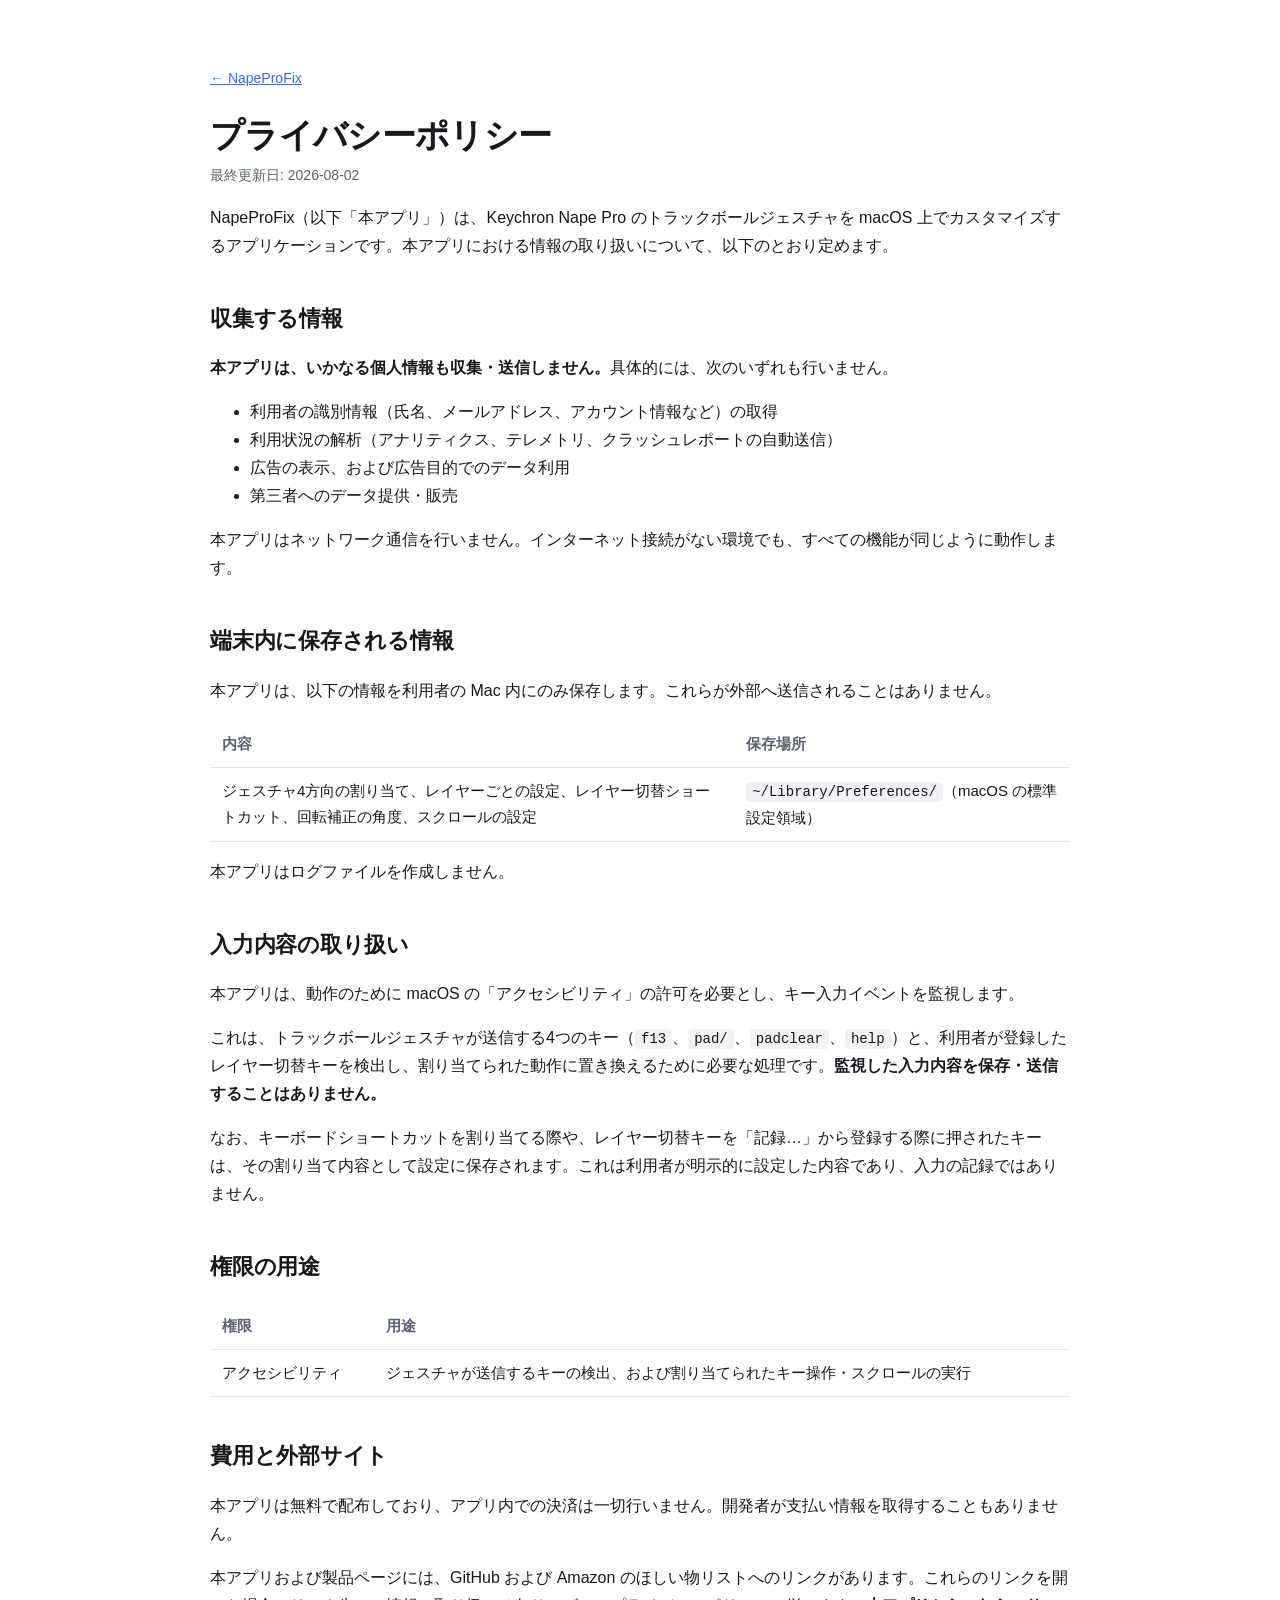
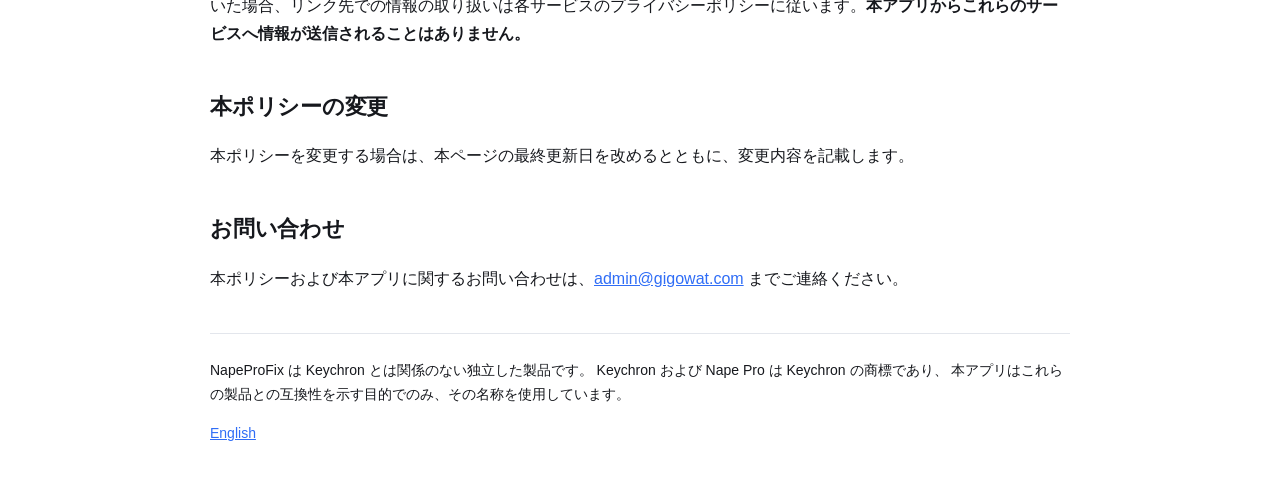
<file: docs/privacy.ja.html>
<!doctype html>
<html lang="ja">
<head>
<meta charset="utf-8">
<meta name="viewport" content="width=device-width, initial-scale=1">
<title>プライバシーポリシー — NapeProFix</title>
<meta name="description" content="NapeProFix は個人情報を収集せず、ネットワーク通信も行いません。端末内に保存される情報と、必要な権限の用途について説明します。">
<link rel="canonical" href="https://napeprofix.gigowat.com/privacy.html">
<link rel="alternate" hreflang="ja" href="https://napeprofix.gigowat.com/privacy.html">
<link rel="alternate" hreflang="en" href="https://napeprofix.gigowat.com/privacy.en.html">
<meta name="robots" content="index, follow">
<link rel="stylesheet" href="style.css">
</head>
<body>

<div class="wrap doc">
  <a class="back" href="index.ja.html">← NapeProFix</a>
  <h1>プライバシーポリシー</h1>
  <p class="updated">最終更新日: 2026-08-02</p>

  <p>NapeProFix（以下「本アプリ」）は、Keychron Nape Pro のトラックボールジェスチャを macOS 上でカスタマイズするアプリケーションです。本アプリにおける情報の取り扱いについて、以下のとおり定めます。</p>

  <h2>収集する情報</h2>
  <p><strong>本アプリは、いかなる個人情報も収集・送信しません。</strong>具体的には、次のいずれも行いません。</p>
  <ul>
    <li>利用者の識別情報（氏名、メールアドレス、アカウント情報など）の取得</li>
    <li>利用状況の解析（アナリティクス、テレメトリ、クラッシュレポートの自動送信）</li>
    <li>広告の表示、および広告目的でのデータ利用</li>
    <li>第三者へのデータ提供・販売</li>
  </ul>
  <p>本アプリはネットワーク通信を行いません。インターネット接続がない環境でも、すべての機能が同じように動作します。</p>

  <h2>端末内に保存される情報</h2>
  <p>本アプリは、以下の情報を利用者の Mac 内にのみ保存します。これらが外部へ送信されることはありません。</p>
  <table>
    <tr><th>内容</th><th>保存場所</th></tr>
    <tr>
      <td>ジェスチャ4方向の割り当て、レイヤーごとの設定、レイヤー切替ショートカット、回転補正の角度、スクロールの設定</td>
      <td><code>~/Library/Preferences/</code>（macOS の標準設定領域）</td>
    </tr>
  </table>
  <p>本アプリはログファイルを作成しません。</p>

  <h2>入力内容の取り扱い</h2>
  <p>本アプリは、動作のために macOS の「アクセシビリティ」の許可を必要とし、キー入力イベントを監視します。</p>
  <p>これは、トラックボールジェスチャが送信する4つのキー（<code>f13</code>、<code>pad/</code>、<code>padclear</code>、<code>help</code>）と、利用者が登録したレイヤー切替キーを検出し、割り当てられた動作に置き換えるために必要な処理です。<strong>監視した入力内容を保存・送信することはありません。</strong></p>
  <p>なお、キーボードショートカットを割り当てる際や、レイヤー切替キーを「記録…」から登録する際に押されたキーは、その割り当て内容として設定に保存されます。これは利用者が明示的に設定した内容であり、入力の記録ではありません。</p>

  <h2>権限の用途</h2>
  <table>
    <tr><th>権限</th><th>用途</th></tr>
    <tr><td>アクセシビリティ</td><td>ジェスチャが送信するキーの検出、および割り当てられたキー操作・スクロールの実行</td></tr>
  </table>

  <h2>費用と外部サイト</h2>
  <p>本アプリは無料で配布しており、アプリ内での決済は一切行いません。開発者が支払い情報を取得することもありません。</p>
  <p>本アプリおよび製品ページには、GitHub および Amazon のほしい物リストへのリンクがあります。これらのリンクを開いた場合、リンク先での情報の取り扱いは各サービスのプライバシーポリシーに従います。<strong>本アプリからこれらのサービスへ情報が送信されることはありません。</strong></p>

  <h2>本ポリシーの変更</h2>
  <p>本ポリシーを変更する場合は、本ページの最終更新日を改めるとともに、変更内容を記載します。</p>

  <h2>お問い合わせ</h2>
  <p>本ポリシーおよび本アプリに関するお問い合わせは、<a href="mailto:admin@gigowat.com">admin@gigowat.com</a> までご連絡ください。</p>

  <hr>
  <p class="note">
    NapeProFix は Keychron とは関係のない独立した製品です。
    Keychron および Nape Pro は Keychron の商標であり、
    本アプリはこれらの製品との互換性を示す目的でのみ、その名称を使用しています。
  </p>
  <p class="note"><a href="privacy.en.html">English</a></p>
</div>

</body>
</html>
</file>
<file: docs/style.css>
:root {
  --bg: #ffffff; --fg: #16181d; --muted: #5c6270; --line: #e3e6ec;
  --accent: #2f6df6; --card: #f7f8fa; --code: #f0f2f6;
}
@media (prefers-color-scheme: dark) {
  :root {
    --bg: #0f1115; --fg: #e8eaf0; --muted: #9aa2b1; --line: #262a33;
    --accent: #6f9bff; --card: #161a21; --code: #1b1f27;
  }
}
* { box-sizing: border-box; }
body {
  margin: 0; background: var(--bg); color: var(--fg);
  font: 16px/1.75 -apple-system, BlinkMacSystemFont, "Hiragino Sans", "Noto Sans JP", "Segoe UI", sans-serif;
  -webkit-font-smoothing: antialiased;
}
.wrap { max-width: 860px; margin: 0 auto; padding: 0 24px; }
header { padding: 88px 0 56px; border-bottom: 1px solid var(--line); }
h1 { font-size: 44px; line-height: 1.2; margin: 0 0 12px; letter-spacing: -0.02em; }
.tagline { font-size: 20px; color: var(--muted); margin: 0 0 32px; }
.cta { display: flex; gap: 12px; flex-wrap: wrap; align-items: center; }
.button {
  display: inline-block; background: var(--accent); color: #fff; text-decoration: none;
  padding: 12px 24px; border-radius: 8px; font-weight: 600;
}
.button.secondary { background: transparent; color: var(--accent); border: 1px solid var(--accent); }
.note { font-size: 14px; color: var(--muted); }
section { padding: 56px 0; border-bottom: 1px solid var(--line); }
h2 { font-size: 26px; margin: 0 0 8px; letter-spacing: -0.01em; }
h3 { font-size: 17px; margin: 0 0 4px; }
.lede { color: var(--muted); margin: 0 0 28px; }
.grid { display: grid; grid-template-columns: repeat(auto-fit, minmax(240px, 1fr)); gap: 20px; }
.card { background: var(--card); border: 1px solid var(--line); border-radius: 12px; padding: 20px; }
.card p { margin: 0; color: var(--muted); font-size: 15px; }
table { width: 100%; border-collapse: collapse; font-size: 15px; }
th, td { text-align: left; padding: 10px 12px; border-bottom: 1px solid var(--line); vertical-align: top; }
th { color: var(--muted); font-weight: 600; }
code { background: var(--code); padding: 2px 6px; border-radius: 4px; font-size: 14px; }
details { border-bottom: 1px solid var(--line); padding: 14px 0; }
details summary { cursor: pointer; font-weight: 600; }
details p { color: var(--muted); margin: 10px 0 0; }
footer { padding: 40px 0 72px; color: var(--muted); font-size: 14px; }
footer a { color: var(--muted); }
a { color: var(--accent); }
.price { font-size: 32px; font-weight: 700; }

/* Long-form pages such as the privacy policy */
.doc { padding: 64px 0 40px; }
.doc h1 { font-size: 34px; }
.doc h2 { font-size: 22px; margin: 40px 0 8px; }
.doc p, .doc li { color: var(--fg); }
.doc table { margin: 16px 0; }
.doc hr { border: 0; border-top: 1px solid var(--line); margin: 40px 0 24px; }
.doc .updated { color: var(--muted); font-size: 14px; margin-top: -4px; }
.back { display: inline-block; margin-bottom: 24px; font-size: 14px; }

@media (max-width: 600px) {
  header { padding: 56px 0 40px; }
  h1 { font-size: 34px; }
  .tagline { font-size: 18px; }
  section { padding: 40px 0; }
}
</file>
